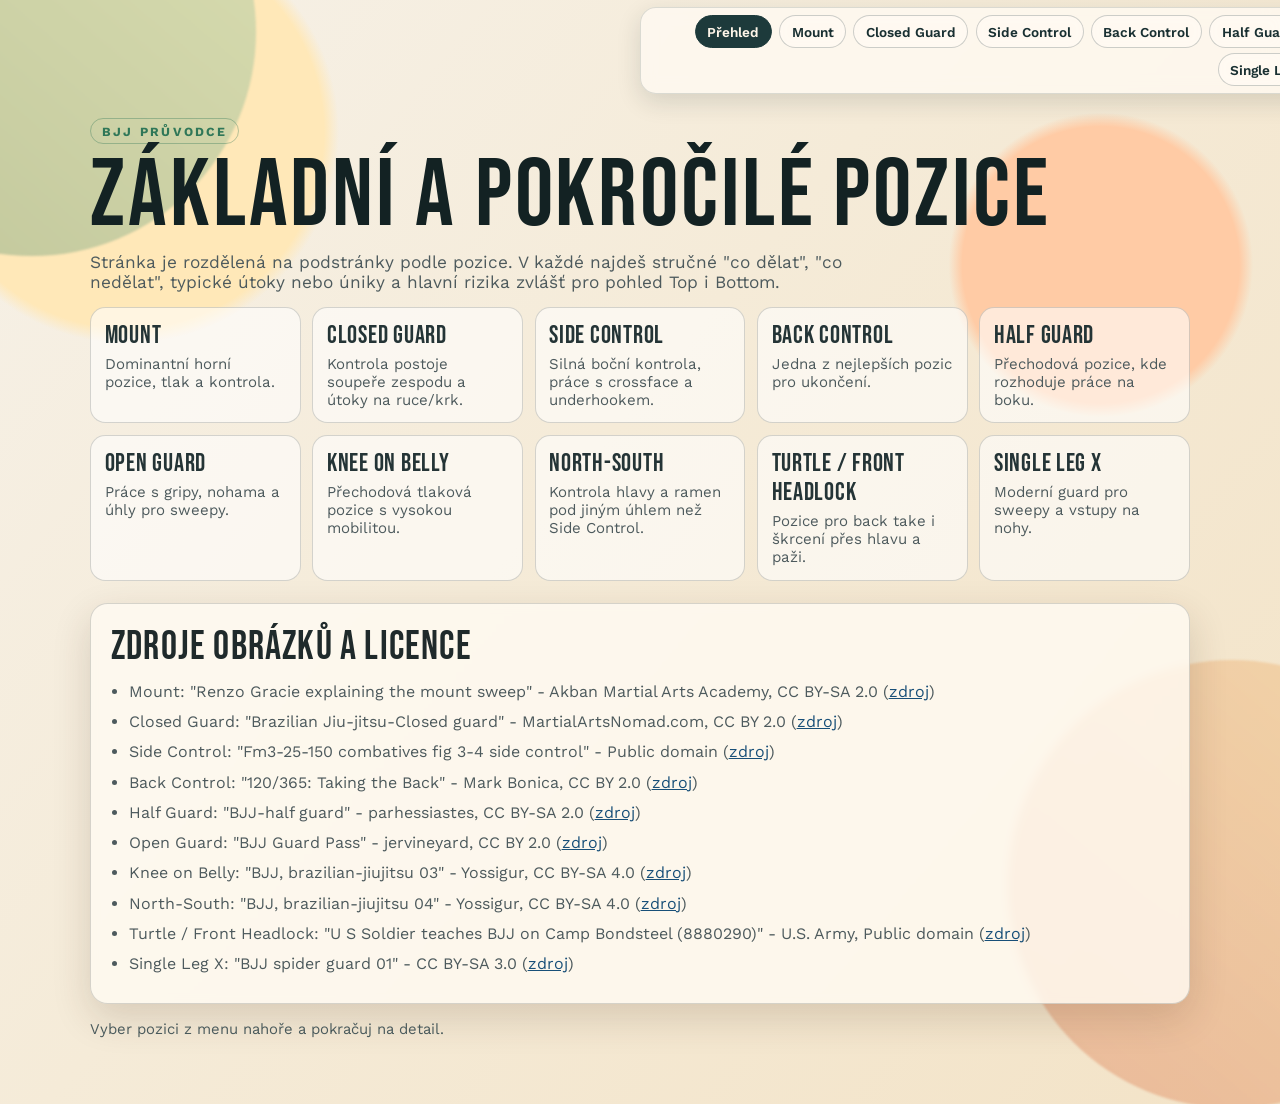
<file: index.html>
<!doctype html>
<html lang="cs">
  <head>
    <meta charset="UTF-8" />
    <meta name="viewport" content="width=device-width, initial-scale=1.0" />
    <title>BJJ průvodce - Přehled pozic</title>
    <meta
      name="description"
      content="Přehled základních i pokročilých BJJ pozic: Mount, Closed Guard, Side Control, Back Control, Half Guard, Open Guard, Knee on Belly, North-South, Turtle/Front Headlock a Single Leg X."
    />

    <link rel="preconnect" href="https://fonts.googleapis.com" />
    <link rel="preconnect" href="https://fonts.gstatic.com" crossorigin />
    <link
      href="https://fonts.googleapis.com/css2?family=Bebas+Neue&family=Work+Sans:wght@400;500;700&display=swap"
      rel="stylesheet"
    />
    <link rel="stylesheet" href="styles.css" />
  </head>
  <body>
    <div class="bg-shape bg-shape-left" aria-hidden="true"></div>
    <div class="bg-shape bg-shape-right" aria-hidden="true"></div>

    <nav class="top-nav reveal reveal-0" aria-label="Plovoucí menu">
      <a class="active" href="index.html">Přehled</a>
      <a href="mount.html">Mount</a>
      <a href="closed-guard.html">Closed Guard</a>
      <a href="side-control.html">Side Control</a>
      <a href="back-control.html">Back Control</a>
      <a href="half-guard.html">Half Guard</a>
      <a href="open-guard.html">Open Guard</a>
      <a href="knee-on-belly.html">Knee on Belly</a>
      <a href="north-south.html">North-South</a>
      <a href="turtle-front-headlock.html">Turtle / Front Headlock</a>
      <a href="single-leg-x.html">Single Leg X</a>
    </nav>

    <header class="hero reveal reveal-1">
      <p class="kicker">BJJ PRŮVODCE</p>
      <h1>Základní a Pokročilé Pozice</h1>
      <p class="lead">
        Stránka je rozdělená na podstránky podle pozice. V každé najdeš stručné
        "co dělat", "co nedělat", typické útoky nebo úniky a hlavní rizika
        zvlášť pro pohled Top i Bottom.
      </p>

      <div class="position-links">
        <a class="position-link" href="mount.html">
          <h3>Mount</h3>
          <p>Dominantní horní pozice, tlak a kontrola.</p>
        </a>
        <a class="position-link" href="closed-guard.html">
          <h3>Closed Guard</h3>
          <p>Kontrola postoje soupeře zespodu a útoky na ruce/krk.</p>
        </a>
        <a class="position-link" href="side-control.html">
          <h3>Side Control</h3>
          <p>Silná boční kontrola, práce s crossface a underhookem.</p>
        </a>
        <a class="position-link" href="back-control.html">
          <h3>Back Control</h3>
          <p>Jedna z nejlepších pozic pro ukončení.</p>
        </a>
        <a class="position-link" href="half-guard.html">
          <h3>Half Guard</h3>
          <p>Přechodová pozice, kde rozhoduje práce na boku.</p>
        </a>
        <a class="position-link" href="open-guard.html">
          <h3>Open Guard</h3>
          <p>Práce s gripy, nohama a úhly pro sweepy.</p>
        </a>
        <a class="position-link" href="knee-on-belly.html">
          <h3>Knee on Belly</h3>
          <p>Přechodová tlaková pozice s vysokou mobilitou.</p>
        </a>
        <a class="position-link" href="north-south.html">
          <h3>North-South</h3>
          <p>Kontrola hlavy a ramen pod jiným úhlem než Side Control.</p>
        </a>
        <a class="position-link" href="turtle-front-headlock.html">
          <h3>Turtle / Front Headlock</h3>
          <p>Pozice pro back take i škrcení přes hlavu a paži.</p>
        </a>
        <a class="position-link" href="single-leg-x.html">
          <h3>Single Leg X</h3>
          <p>Moderní guard pro sweepy a vstupy na nohy.</p>
        </a>
      </div>
    </header>

    <main class="layout">
      <section class="panel col-12 reveal reveal-2" aria-labelledby="sources-title">
        <h2 id="sources-title">Zdroje obrázků a licence</h2>
        <ul class="source-list">
          <li>
            Mount: "Renzo Gracie explaining the mount sweep" - Akban Martial Arts Academy, CC BY-SA 2.0
            (<a href="https://upload.wikimedia.org/wikipedia/commons/3/3d/Renzo_Gracie_explaining_the_mount_sweep.jpg" target="_blank" rel="noopener noreferrer">zdroj</a>)
          </li>
          <li>
            Closed Guard: "Brazilian Jiu-jitsu-Closed guard" - MartialArtsNomad.com, CC BY 2.0
            (<a href="https://upload.wikimedia.org/wikipedia/commons/c/c8/Brazilian_Jiu-jitsu-Closed_guard.jpg" target="_blank" rel="noopener noreferrer">zdroj</a>)
          </li>
          <li>
            Side Control: "Fm3-25-150 combatives fig 3-4 side control" - Public domain
            (<a href="https://upload.wikimedia.org/wikipedia/commons/b/bb/Fm3-25-150combativesfig3-4sidecontrol.png" target="_blank" rel="noopener noreferrer">zdroj</a>)
          </li>
          <li>
            Back Control: "120/365: Taking the Back" - Mark Bonica, CC BY 2.0
            (<a href="https://www.flickr.com/photos/23119666@N03/4565556770" target="_blank" rel="noopener noreferrer">zdroj</a>)
          </li>
          <li>
            Half Guard: "BJJ-half guard" - parhessiastes, CC BY-SA 2.0
            (<a href="https://upload.wikimedia.org/wikipedia/commons/3/34/BJJ-half_guard.jpg" target="_blank" rel="noopener noreferrer">zdroj</a>)
          </li>
          <li>
            Open Guard: "BJJ Guard Pass" - jervineyard, CC BY 2.0
            (<a href="https://www.flickr.com/photos/78985789@N05/12700407274" target="_blank" rel="noopener noreferrer">zdroj</a>)
          </li>
          <li>
            Knee on Belly: "BJJ, brazilian-jiujitsu 03" - Yossigur, CC BY-SA 4.0
            (<a href="https://upload.wikimedia.org/wikipedia/commons/f/fe/BJJ%2C_brazilian-jiujitsu_03.jpg" target="_blank" rel="noopener noreferrer">zdroj</a>)
          </li>
          <li>
            North-South: "BJJ, brazilian-jiujitsu 04" - Yossigur, CC BY-SA 4.0
            (<a href="https://upload.wikimedia.org/wikipedia/commons/3/39/BJJ%2C_brazilian-jiujitsu_04.jpg" target="_blank" rel="noopener noreferrer">zdroj</a>)
          </li>
          <li>
            Turtle / Front Headlock: "U S Soldier teaches BJJ on Camp Bondsteel (8880290)" - U.S. Army, Public domain
            (<a href="https://upload.wikimedia.org/wikipedia/commons/3/31/U_S_Soldier_teaches_BJJ_on_Camp_Bondsteel_%288880290%29.jpg" target="_blank" rel="noopener noreferrer">zdroj</a>)
          </li>
          <li>
            Single Leg X: "BJJ spider guard 01" - CC BY-SA 3.0
            (<a href="https://upload.wikimedia.org/wikipedia/commons/0/01/BJJ_spider_guard_01.jpg" target="_blank" rel="noopener noreferrer">zdroj</a>)
          </li>
        </ul>
      </section>
    </main>

    <footer class="reveal reveal-3">
      <p>Vyber pozici z menu nahoře a pokračuj na detail.</p>
    </footer>
  </body>
</html>
</file>
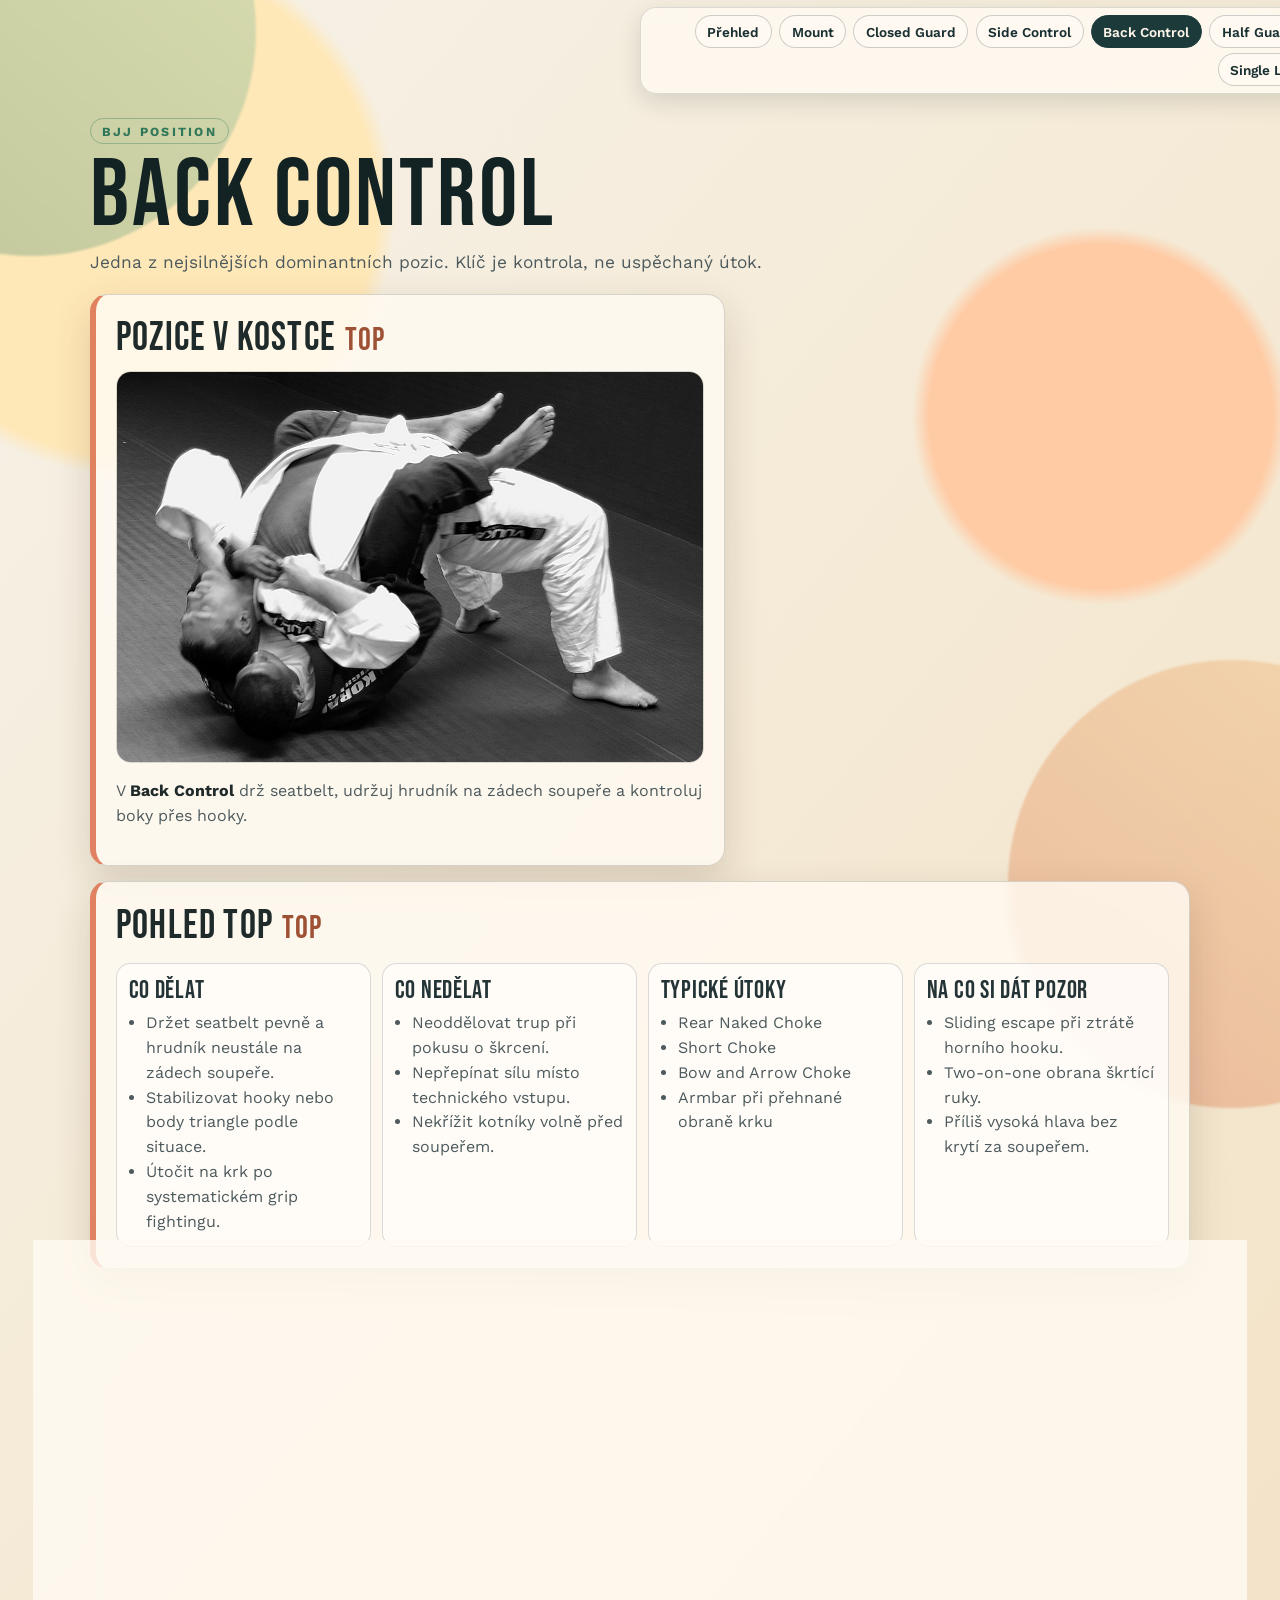
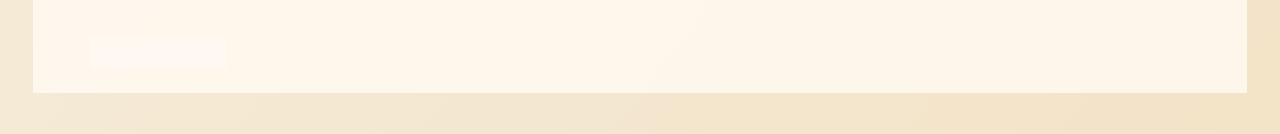
<file: back-control.html>
<!doctype html>
<html lang="cs">
  <head>
    <meta charset="UTF-8" />
    <meta name="viewport" content="width=device-width, initial-scale=1.0" />
    <title>BJJ průvodce - Back Control</title>
    <meta name="description" content="Back Control: seatbelt, hooky a ukončení přes škrcení." />
    <link rel="preconnect" href="https://fonts.googleapis.com" />
    <link rel="preconnect" href="https://fonts.gstatic.com" crossorigin />
    <link href="https://fonts.googleapis.com/css2?family=Bebas+Neue&family=Work+Sans:wght@400;500;700&display=swap" rel="stylesheet" />
    <link rel="stylesheet" href="styles.css" />
  </head>
  <body>
    <div class="bg-shape bg-shape-left" aria-hidden="true"></div>
    <div class="bg-shape bg-shape-right" aria-hidden="true"></div>

    <nav class="top-nav reveal reveal-0" aria-label="Plovoucí menu">
      <a href="index.html">Přehled</a>
      <a href="mount.html">Mount</a>
      <a href="closed-guard.html">Closed Guard</a>
      <a href="side-control.html">Side Control</a>
      <a class="active" href="back-control.html">Back Control</a>
      <a href="half-guard.html">Half Guard</a>
      <a href="open-guard.html">Open Guard</a>
      <a href="knee-on-belly.html">Knee on Belly</a>
      <a href="north-south.html">North-South</a>
      <a href="turtle-front-headlock.html">Turtle / Front Headlock</a>
      <a href="single-leg-x.html">Single Leg X</a>
    </nav>

    <header class="hero reveal reveal-1">
      <p class="kicker">BJJ POSITION</p>
      <h1>Back Control</h1>
      <p class="lead">Jedna z nejsilnějších dominantních pozic. Klíč je kontrola, ne uspěchaný útok.</p>
    </header>

    <main class="layout">
      <section class="panel col-7 mount-block reveal reveal-2" aria-labelledby="overview">
        <h2 id="overview">Pozice v kostce</h2>
        <figure class="position-figure">
          <img src="assets/photos/120_365_Taking_the_Back.jpg" alt="Tréninková fotografie Back Control" loading="lazy" decoding="async" />
        </figure>
        <p>V <strong>Back Control</strong> drž seatbelt, udržuj hrudník na zádech soupeře a kontroluj boky přes hooky.</p>
      </section>

      <section class="panel col-12 mount-block reveal reveal-3" aria-labelledby="top-view">
        <h2 id="top-view">Pohled Top</h2>
        <div class="detail-grid">
          <article class="detail-card">
            <h3>Co dělat</h3>
            <ul>
              <li>Držet seatbelt pevně a hrudník neustále na zádech soupeře.</li>
              <li>Stabilizovat hooky nebo body triangle podle situace.</li>
              <li>Útočit na krk po systematickém grip fightingu.</li>
            </ul>
          </article>
          <article class="detail-card">
            <h3>Co nedělat</h3>
            <ul>
              <li>Neoddělovat trup při pokusu o škrcení.</li>
              <li>Nepřepínat sílu místo technického vstupu.</li>
              <li>Nekřížit kotníky volně před soupeřem.</li>
            </ul>
          </article>
          <article class="detail-card">
            <h3>Typické útoky</h3>
            <ul>
              <li>Rear Naked Choke</li>
              <li>Short Choke</li>
              <li>Bow and Arrow Choke</li>
              <li>Armbar při přehnané obraně krku</li>
            </ul>
          </article>
          <article class="detail-card">
            <h3>Na co si dát pozor</h3>
            <ul>
              <li>Sliding escape při ztrátě horního hooku.</li>
              <li>Two-on-one obrana škrtící ruky.</li>
              <li>Příliš vysoká hlava bez krytí za soupeřem.</li>
            </ul>
          </article>
        </div>
      </section>

      <section class="panel col-12 guard-block reveal reveal-4" aria-labelledby="bottom-view">
        <h2 id="bottom-view">Pohled Bottom</h2>
        <div class="detail-grid">
          <article class="detail-card">
            <h3>Co dělat</h3>
            <ul>
              <li>Chránit krk, bojovat o horní zápěstí soupeře.</li>
              <li>Odstraňovat hook na jedné straně a otáčet ramena k podlaze.</li>
              <li>Při prostoru přecházet do guardu nebo half guardu.</li>
            </ul>
          </article>
          <article class="detail-card">
            <h3>Co nedělat</h3>
            <ul>
              <li>Nepanikařit a neodkrývat krk při nádechu.</li>
              <li>Nechat soupeře zavřít body triangle bez reakce.</li>
              <li>Neotáčet se naslepo do škrtící ruky.</li>
            </ul>
          </article>
          <article class="detail-card">
            <h3>Typické úniky</h3>
            <ul>
              <li>Hand Fighting + Shoulder Slide Escape</li>
              <li>Hook Peel Escape</li>
              <li>Turn-to-Guard escape</li>
            </ul>
          </article>
          <article class="detail-card">
            <h3>Na co si dát pozor</h3>
            <ul>
              <li>Body triangle tlak na žebra a dech.</li>
              <li>Trap jedné ruky při obraně krku.</li>
              <li>Pomalé reakce při změně strany útoku.</li>
            </ul>
          </article>
        </div>
      </section>
    </main>

    <footer class="reveal reveal-6"><p><a href="index.html">Zpět na přehled</a></p></footer>
  </body>
</html>
</file>
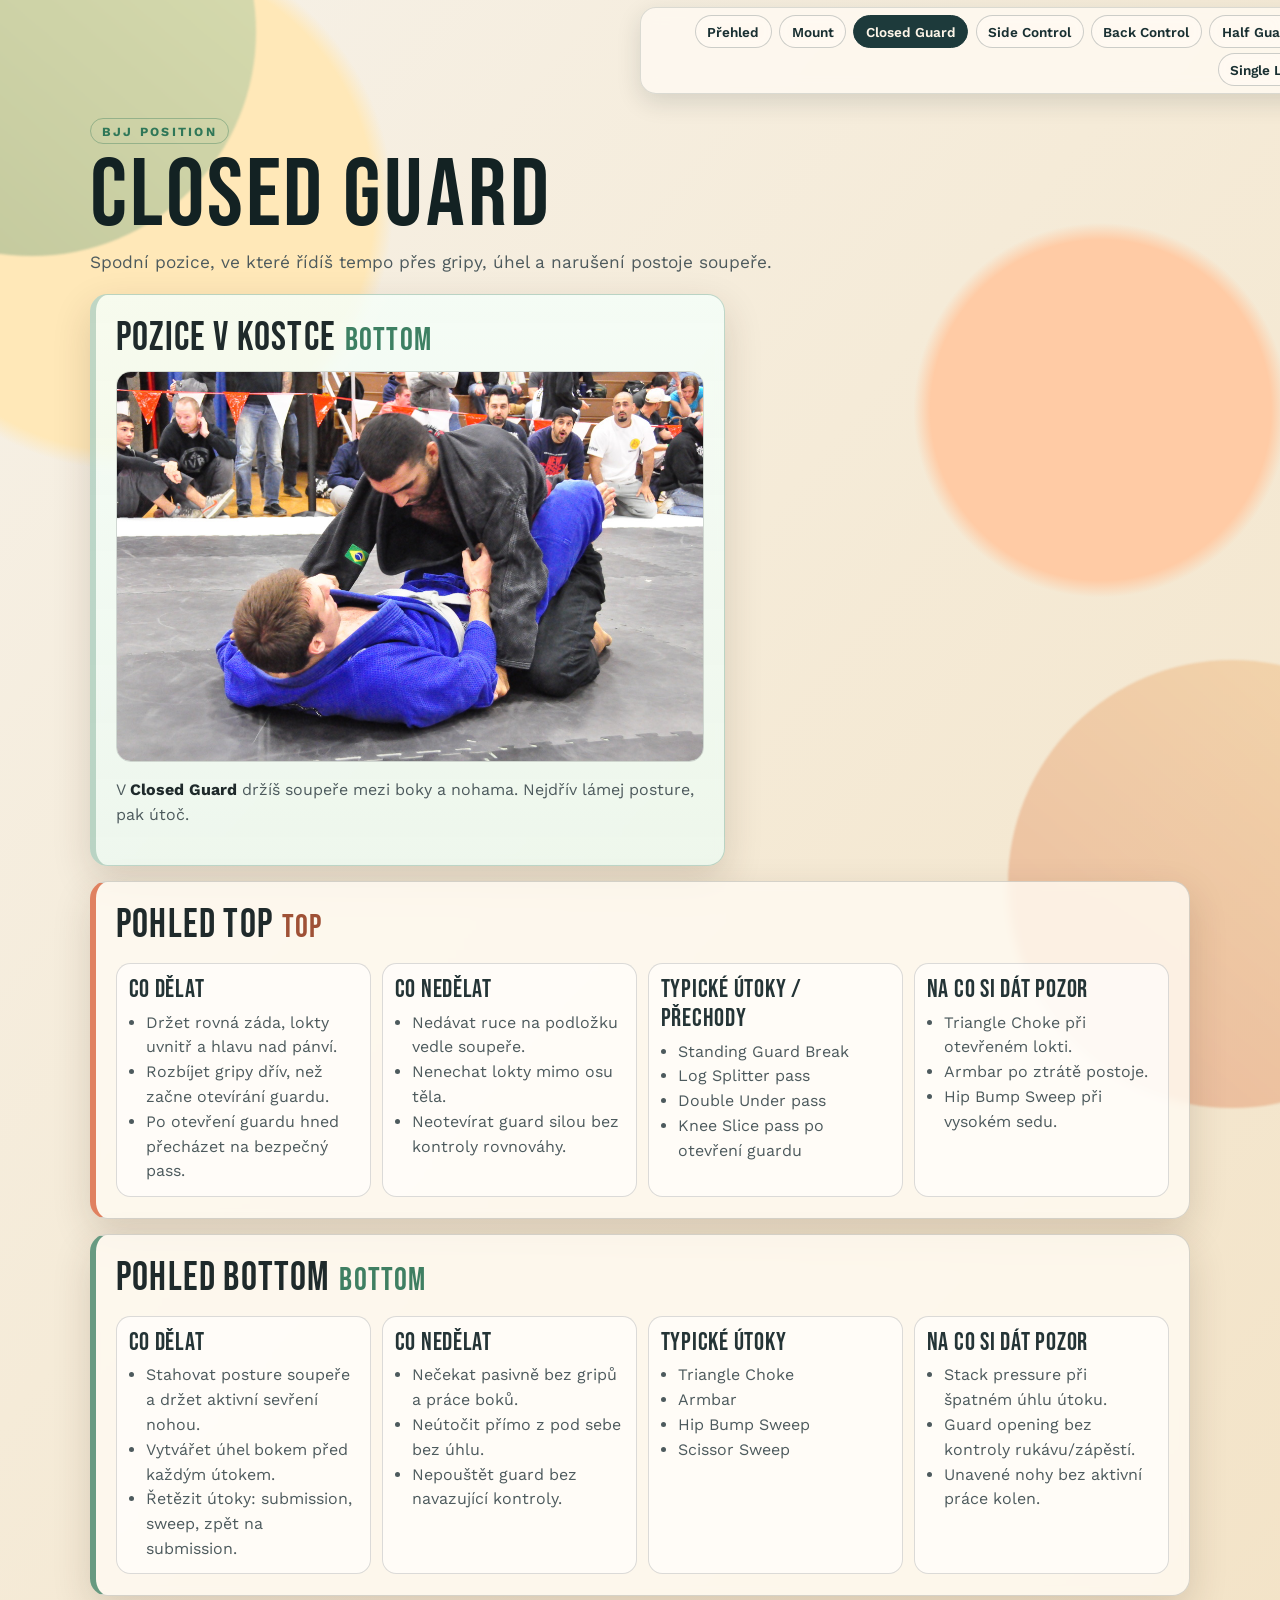
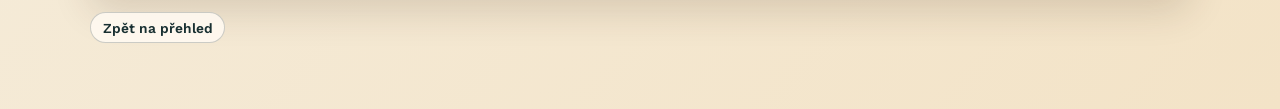
<file: closed-guard.html>
<!doctype html>
<html lang="cs">
  <head>
    <meta charset="UTF-8" />
    <meta name="viewport" content="width=device-width, initial-scale=1.0" />
    <title>BJJ průvodce - Closed Guard</title>
    <meta name="description" content="Closed Guard: kontrola postoje, sweepy a submission útoky." />
    <link rel="preconnect" href="https://fonts.googleapis.com" />
    <link rel="preconnect" href="https://fonts.gstatic.com" crossorigin />
    <link href="https://fonts.googleapis.com/css2?family=Bebas+Neue&family=Work+Sans:wght@400;500;700&display=swap" rel="stylesheet" />
    <link rel="stylesheet" href="styles.css" />
  </head>
  <body>
    <div class="bg-shape bg-shape-left" aria-hidden="true"></div>
    <div class="bg-shape bg-shape-right" aria-hidden="true"></div>

    <nav class="top-nav reveal reveal-0" aria-label="Plovoucí menu">
      <a href="index.html">Přehled</a>
      <a href="mount.html">Mount</a>
      <a class="active" href="closed-guard.html">Closed Guard</a>
      <a href="side-control.html">Side Control</a>
      <a href="back-control.html">Back Control</a>
      <a href="half-guard.html">Half Guard</a>
      <a href="open-guard.html">Open Guard</a>
      <a href="knee-on-belly.html">Knee on Belly</a>
      <a href="north-south.html">North-South</a>
      <a href="turtle-front-headlock.html">Turtle / Front Headlock</a>
      <a href="single-leg-x.html">Single Leg X</a>
    </nav>

    <header class="hero reveal reveal-1">
      <p class="kicker">BJJ POSITION</p>
      <h1>Closed Guard</h1>
      <p class="lead">Spodní pozice, ve které řídíš tempo přes gripy, úhel a narušení postoje soupeře.</p>
    </header>

    <main class="layout">
      <section class="panel panel-guard col-7 guard-block reveal reveal-2" aria-labelledby="overview">
        <h2 id="overview">Pozice v kostce</h2>
        <figure class="position-figure">
          <img src="assets/photos/Brazilian_Jiu-jitsu-Closed_guard.jpg" alt="Tréninková fotografie pozice Closed Guard" loading="lazy" decoding="async" />
        </figure>
        <p>V <strong>Closed Guard</strong> držíš soupeře mezi boky a nohama. Nejdřív lámej posture, pak útoč.</p>
      </section>

      <section class="panel col-12 mount-block reveal reveal-3" aria-labelledby="top-view">
        <h2 id="top-view">Pohled Top</h2>
        <div class="detail-grid">
          <article class="detail-card">
            <h3>Co dělat</h3>
            <ul>
              <li>Držet rovná záda, lokty uvnitř a hlavu nad pánví.</li>
              <li>Rozbíjet gripy dřív, než začne otevírání guardu.</li>
              <li>Po otevření guardu hned přecházet na bezpečný pass.</li>
            </ul>
          </article>
          <article class="detail-card">
            <h3>Co nedělat</h3>
            <ul>
              <li>Nedávat ruce na podložku vedle soupeře.</li>
              <li>Nenechat lokty mimo osu těla.</li>
              <li>Neotevírat guard silou bez kontroly rovnováhy.</li>
            </ul>
          </article>
          <article class="detail-card">
            <h3>Typické útoky / přechody</h3>
            <ul>
              <li>Standing Guard Break</li>
              <li>Log Splitter pass</li>
              <li>Double Under pass</li>
              <li>Knee Slice pass po otevření guardu</li>
            </ul>
          </article>
          <article class="detail-card">
            <h3>Na co si dát pozor</h3>
            <ul>
              <li>Triangle Choke při otevřeném lokti.</li>
              <li>Armbar po ztrátě postoje.</li>
              <li>Hip Bump Sweep při vysokém sedu.</li>
            </ul>
          </article>
        </div>
      </section>

      <section class="panel col-12 guard-block reveal reveal-4" aria-labelledby="bottom-view">
        <h2 id="bottom-view">Pohled Bottom</h2>
        <div class="detail-grid">
          <article class="detail-card">
            <h3>Co dělat</h3>
            <ul>
              <li>Stahovat posture soupeře a držet aktivní sevření nohou.</li>
              <li>Vytvářet úhel bokem před každým útokem.</li>
              <li>Řetězit útoky: submission, sweep, zpět na submission.</li>
            </ul>
          </article>
          <article class="detail-card">
            <h3>Co nedělat</h3>
            <ul>
              <li>Nečekat pasivně bez gripů a práce boků.</li>
              <li>Neútočit přímo z pod sebe bez úhlu.</li>
              <li>Nepouštět guard bez navazující kontroly.</li>
            </ul>
          </article>
          <article class="detail-card">
            <h3>Typické útoky</h3>
            <ul>
              <li>Triangle Choke</li>
              <li>Armbar</li>
              <li>Hip Bump Sweep</li>
              <li>Scissor Sweep</li>
            </ul>
          </article>
          <article class="detail-card">
            <h3>Na co si dát pozor</h3>
            <ul>
              <li>Stack pressure při špatném úhlu útoku.</li>
              <li>Guard opening bez kontroly rukávu/zápěstí.</li>
              <li>Unavené nohy bez aktivní práce kolen.</li>
            </ul>
          </article>
        </div>
      </section>
    </main>

    <footer class="reveal reveal-6"><p><a href="index.html">Zpět na přehled</a></p></footer>
  </body>
</html>
</file>
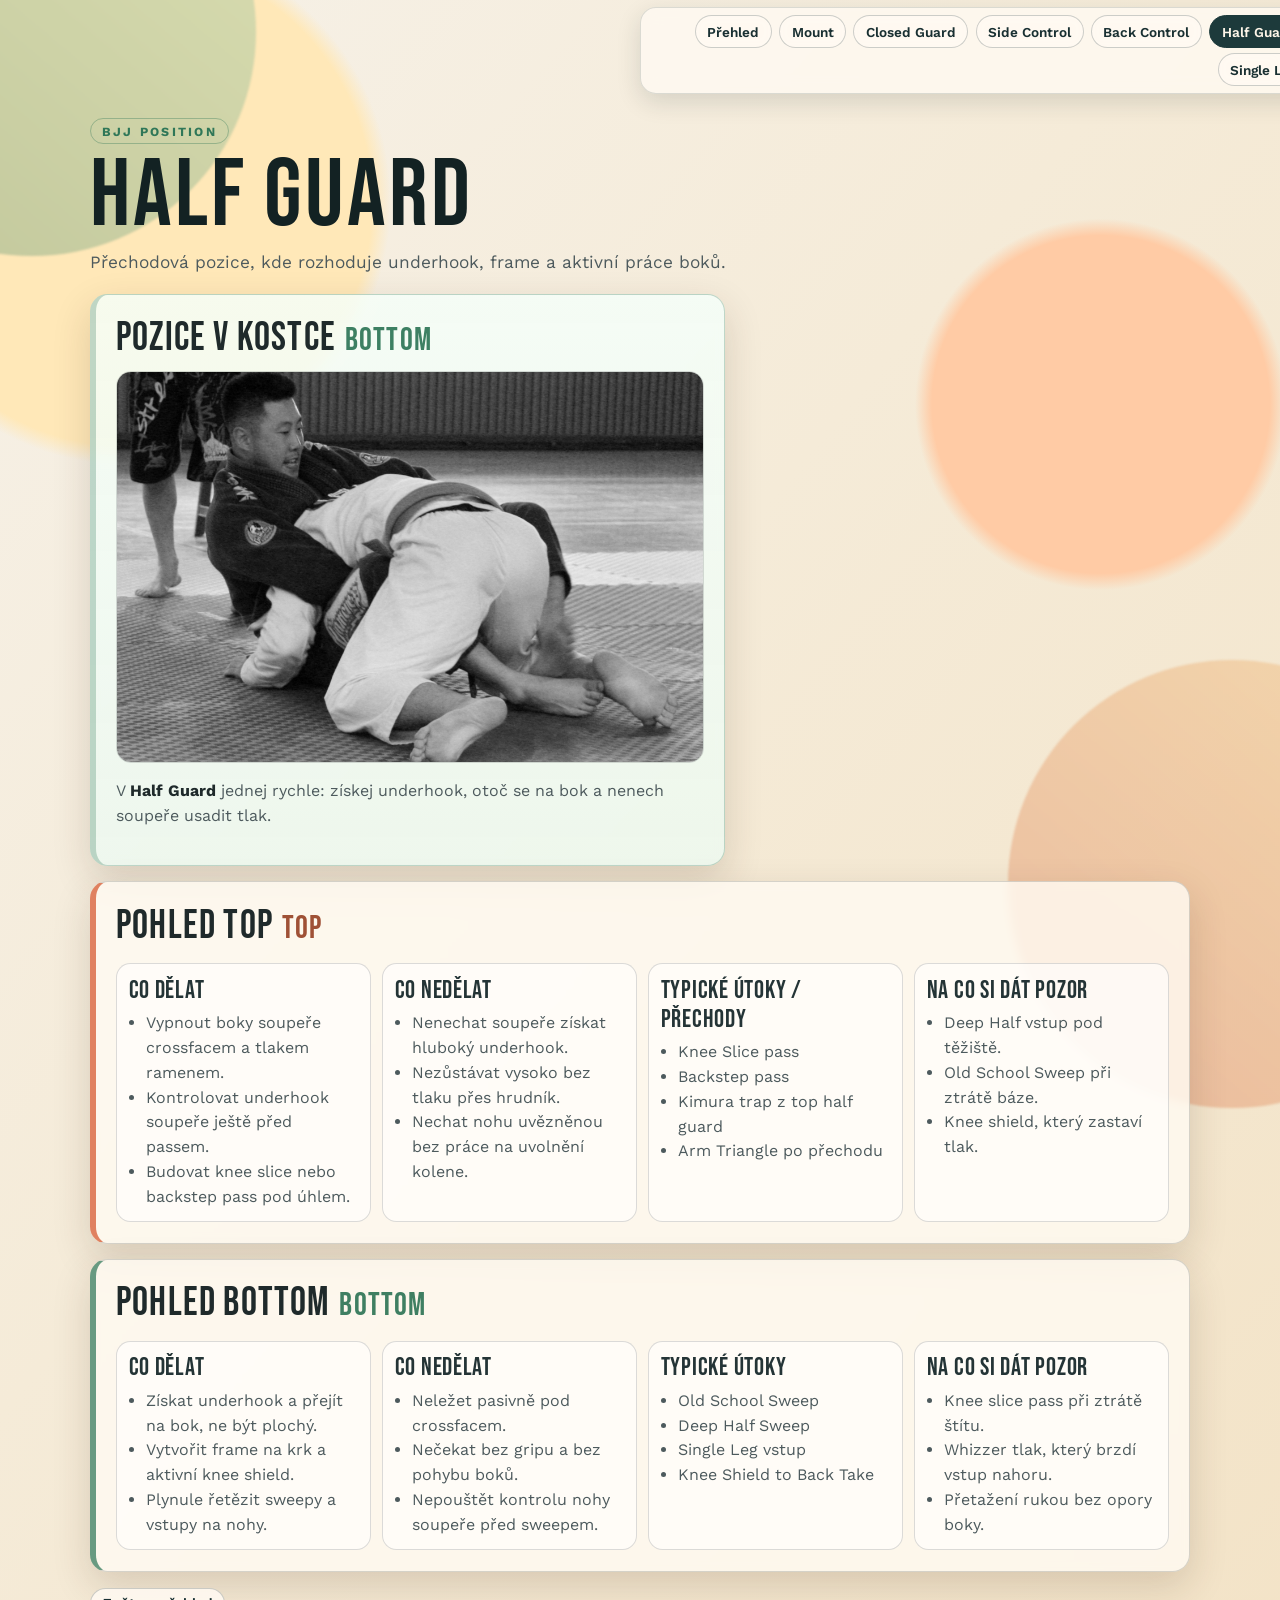
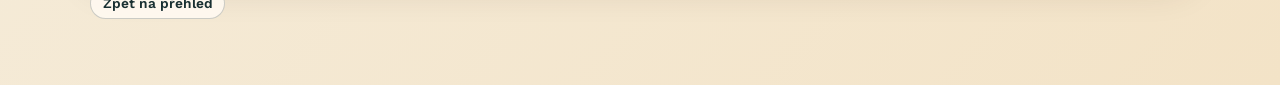
<file: half-guard.html>
<!doctype html>
<html lang="cs">
  <head>
    <meta charset="UTF-8" />
    <meta name="viewport" content="width=device-width, initial-scale=1.0" />
    <title>BJJ průvodce - Half Guard</title>
    <meta name="description" content="Half Guard: underhook, práce na boku a sweepy." />
    <link rel="preconnect" href="https://fonts.googleapis.com" />
    <link rel="preconnect" href="https://fonts.gstatic.com" crossorigin />
    <link href="https://fonts.googleapis.com/css2?family=Bebas+Neue&family=Work+Sans:wght@400;500;700&display=swap" rel="stylesheet" />
    <link rel="stylesheet" href="styles.css" />
  </head>
  <body>
    <div class="bg-shape bg-shape-left" aria-hidden="true"></div>
    <div class="bg-shape bg-shape-right" aria-hidden="true"></div>

    <nav class="top-nav reveal reveal-0" aria-label="Plovoucí menu">
      <a href="index.html">Přehled</a>
      <a href="mount.html">Mount</a>
      <a href="closed-guard.html">Closed Guard</a>
      <a href="side-control.html">Side Control</a>
      <a href="back-control.html">Back Control</a>
      <a class="active" href="half-guard.html">Half Guard</a>
      <a href="open-guard.html">Open Guard</a>
      <a href="knee-on-belly.html">Knee on Belly</a>
      <a href="north-south.html">North-South</a>
      <a href="turtle-front-headlock.html">Turtle / Front Headlock</a>
      <a href="single-leg-x.html">Single Leg X</a>
    </nav>

    <header class="hero reveal reveal-1">
      <p class="kicker">BJJ POSITION</p>
      <h1>Half Guard</h1>
      <p class="lead">Přechodová pozice, kde rozhoduje underhook, frame a aktivní práce boků.</p>
    </header>

    <main class="layout">
      <section class="panel panel-guard col-7 guard-block reveal reveal-2" aria-labelledby="overview">
        <h2 id="overview">Pozice v kostce</h2>
        <figure class="position-figure">
          <img src="assets/photos/BJJ-half_guard.jpg" alt="Tréninková fotografie Half Guard" loading="lazy" decoding="async" />
        </figure>
        <p>V <strong>Half Guard</strong> jednej rychle: získej underhook, otoč se na bok a nenech soupeře usadit tlak.</p>
      </section>

      <section class="panel col-12 mount-block reveal reveal-3" aria-labelledby="top-view">
        <h2 id="top-view">Pohled Top</h2>
        <div class="detail-grid">
          <article class="detail-card">
            <h3>Co dělat</h3>
            <ul>
              <li>Vypnout boky soupeře crossfacem a tlakem ramenem.</li>
              <li>Kontrolovat underhook soupeře ještě před passem.</li>
              <li>Budovat knee slice nebo backstep pass pod úhlem.</li>
            </ul>
          </article>
          <article class="detail-card">
            <h3>Co nedělat</h3>
            <ul>
              <li>Nenechat soupeře získat hluboký underhook.</li>
              <li>Nezůstávat vysoko bez tlaku přes hrudník.</li>
              <li>Nechat nohu uvězněnou bez práce na uvolnění kolene.</li>
            </ul>
          </article>
          <article class="detail-card">
            <h3>Typické útoky / přechody</h3>
            <ul>
              <li>Knee Slice pass</li>
              <li>Backstep pass</li>
              <li>Kimura trap z top half guard</li>
              <li>Arm Triangle po přechodu</li>
            </ul>
          </article>
          <article class="detail-card">
            <h3>Na co si dát pozor</h3>
            <ul>
              <li>Deep Half vstup pod těžiště.</li>
              <li>Old School Sweep při ztrátě báze.</li>
              <li>Knee shield, který zastaví tlak.</li>
            </ul>
          </article>
        </div>
      </section>

      <section class="panel col-12 guard-block reveal reveal-4" aria-labelledby="bottom-view">
        <h2 id="bottom-view">Pohled Bottom</h2>
        <div class="detail-grid">
          <article class="detail-card">
            <h3>Co dělat</h3>
            <ul>
              <li>Získat underhook a přejít na bok, ne být plochý.</li>
              <li>Vytvořit frame na krk a aktivní knee shield.</li>
              <li>Plynule řetězit sweepy a vstupy na nohy.</li>
            </ul>
          </article>
          <article class="detail-card">
            <h3>Co nedělat</h3>
            <ul>
              <li>Neležet pasivně pod crossfacem.</li>
              <li>Nečekat bez gripu a bez pohybu boků.</li>
              <li>Nepouštět kontrolu nohy soupeře před sweepem.</li>
            </ul>
          </article>
          <article class="detail-card">
            <h3>Typické útoky</h3>
            <ul>
              <li>Old School Sweep</li>
              <li>Deep Half Sweep</li>
              <li>Single Leg vstup</li>
              <li>Knee Shield to Back Take</li>
            </ul>
          </article>
          <article class="detail-card">
            <h3>Na co si dát pozor</h3>
            <ul>
              <li>Knee slice pass při ztrátě štítu.</li>
              <li>Whizzer tlak, který brzdí vstup nahoru.</li>
              <li>Přetažení rukou bez opory boky.</li>
            </ul>
          </article>
        </div>
      </section>
    </main>

    <footer class="reveal reveal-6"><p><a href="index.html">Zpět na přehled</a></p></footer>
  </body>
</html>
</file>
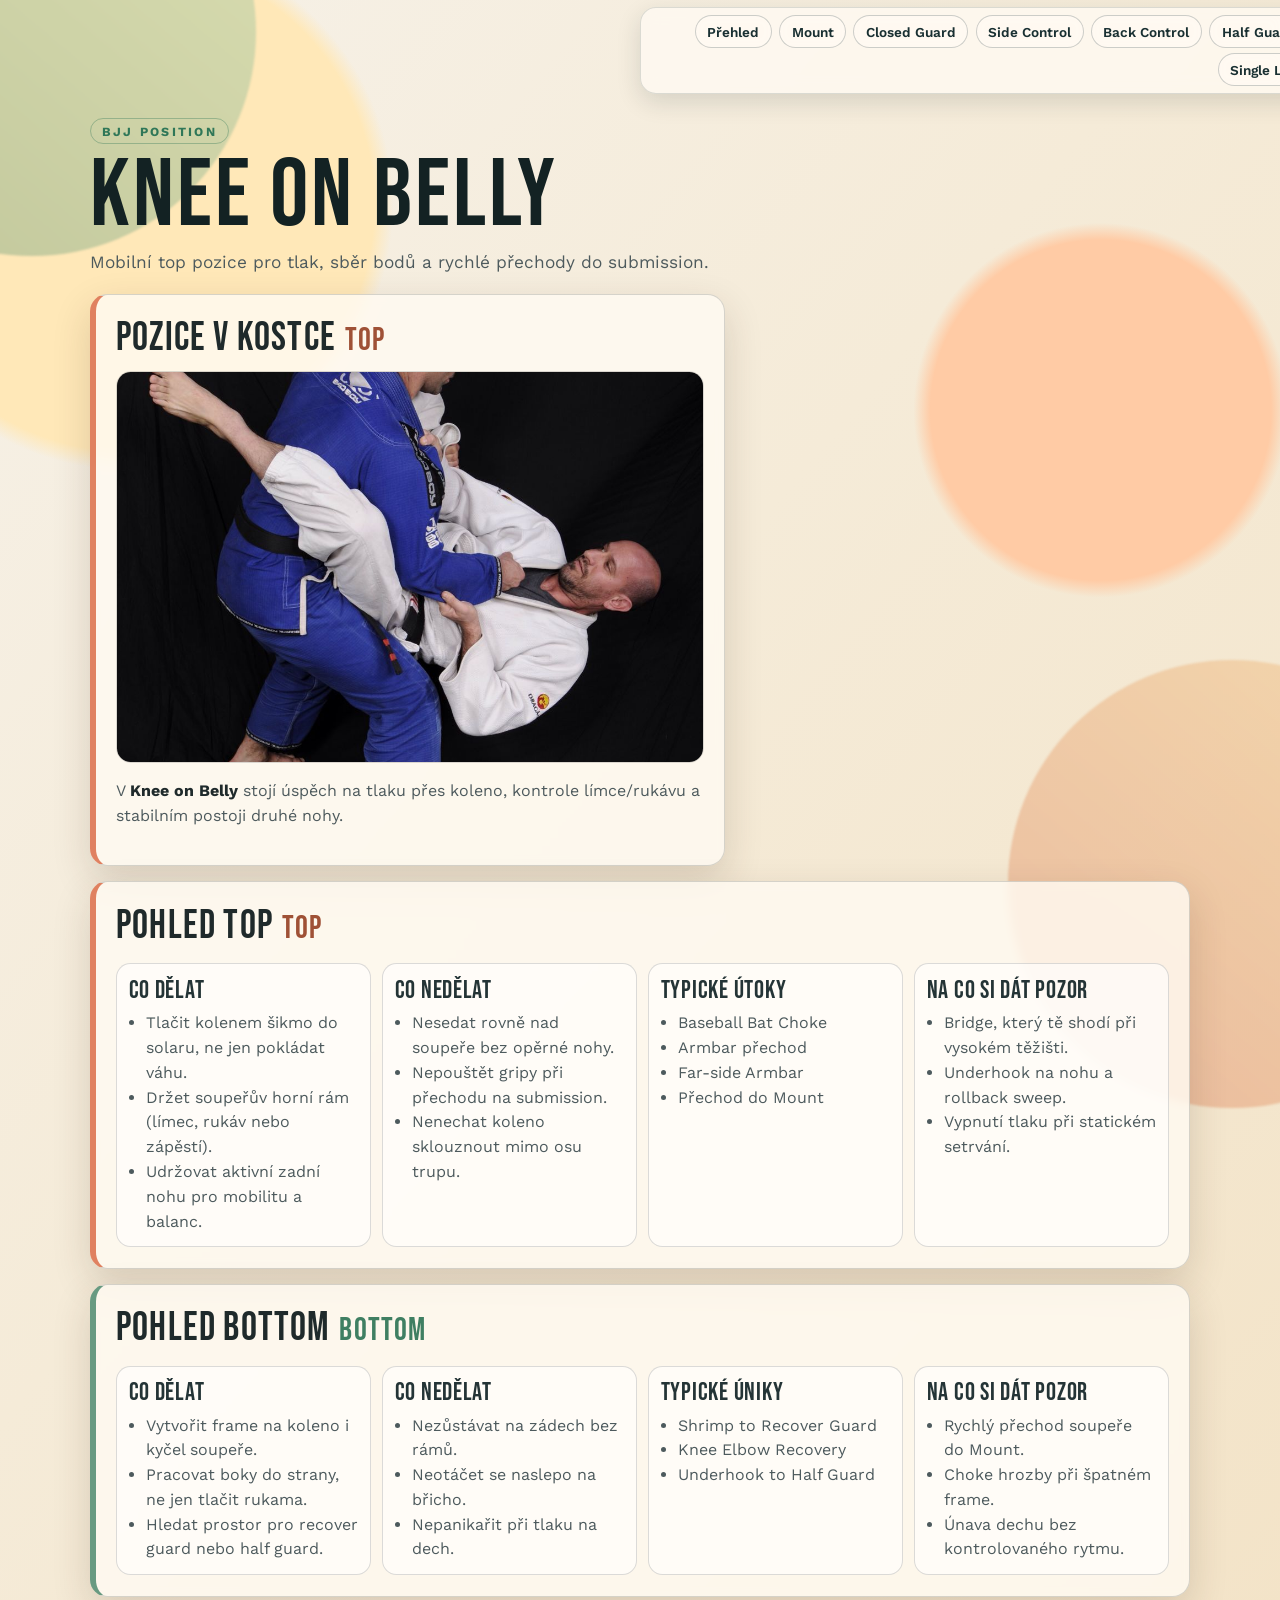
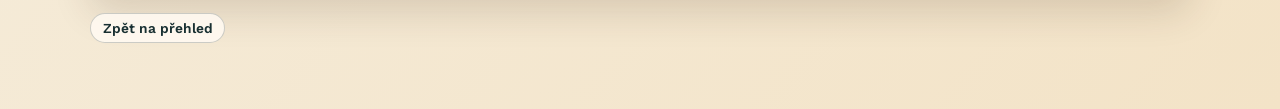
<file: knee-on-belly.html>
<!doctype html>
<html lang="cs">
  <head>
    <meta charset="UTF-8" />
    <meta name="viewport" content="width=device-width, initial-scale=1.0" />
    <title>BJJ průvodce - Knee on Belly</title>
    <meta name="description" content="Knee on Belly: tlaková přechodová pozice, útoky i obranné úniky." />
    <link rel="preconnect" href="https://fonts.googleapis.com" />
    <link rel="preconnect" href="https://fonts.gstatic.com" crossorigin />
    <link href="https://fonts.googleapis.com/css2?family=Bebas+Neue&family=Work+Sans:wght@400;500;700&display=swap" rel="stylesheet" />
    <link rel="stylesheet" href="styles.css" />
  </head>
  <body>
    <div class="bg-shape bg-shape-left" aria-hidden="true"></div>
    <div class="bg-shape bg-shape-right" aria-hidden="true"></div>

    <nav class="top-nav reveal reveal-0" aria-label="Plovoucí menu">
      <a href="index.html">Přehled</a>
      <a href="mount.html">Mount</a>
      <a href="closed-guard.html">Closed Guard</a>
      <a href="side-control.html">Side Control</a>
      <a href="back-control.html">Back Control</a>
      <a href="half-guard.html">Half Guard</a>
      <a href="open-guard.html">Open Guard</a>
      <a class="active" href="knee-on-belly.html">Knee on Belly</a>
      <a href="north-south.html">North-South</a>
      <a href="turtle-front-headlock.html">Turtle / Front Headlock</a>
      <a href="single-leg-x.html">Single Leg X</a>
    </nav>

    <header class="hero reveal reveal-1">
      <p class="kicker">BJJ POSITION</p>
      <h1>Knee on Belly</h1>
      <p class="lead">Mobilní top pozice pro tlak, sběr bodů a rychlé přechody do submission.</p>
    </header>

    <main class="layout">
      <section class="panel col-7 mount-block reveal reveal-2" aria-labelledby="overview">
        <h2 id="overview">Pozice v kostce</h2>
        <figure class="position-figure">
          <img src="assets/photos/advanced-knee-on-belly.jpg" alt="Knee on Belly kontrola v tréninkové situaci" loading="lazy" decoding="async" />
        </figure>
        <p>V <strong>Knee on Belly</strong> stojí úspěch na tlaku přes koleno, kontrole límce/rukávu a stabilním postoji druhé nohy.</p>
      </section>

      <section class="panel col-12 mount-block reveal reveal-3" aria-labelledby="top-view">
        <h2 id="top-view">Pohled Top</h2>
        <div class="detail-grid">
          <article class="detail-card">
            <h3>Co dělat</h3>
            <ul>
              <li>Tlačit kolenem šikmo do solaru, ne jen pokládat váhu.</li>
              <li>Držet soupeřův horní rám (límec, rukáv nebo zápěstí).</li>
              <li>Udržovat aktivní zadní nohu pro mobilitu a balanc.</li>
            </ul>
          </article>
          <article class="detail-card">
            <h3>Co nedělat</h3>
            <ul>
              <li>Nesedat rovně nad soupeře bez opěrné nohy.</li>
              <li>Nepouštět gripy při přechodu na submission.</li>
              <li>Nenechat koleno sklouznout mimo osu trupu.</li>
            </ul>
          </article>
          <article class="detail-card">
            <h3>Typické útoky</h3>
            <ul>
              <li>Baseball Bat Choke</li>
              <li>Armbar přechod</li>
              <li>Far-side Armbar</li>
              <li>Přechod do Mount</li>
            </ul>
          </article>
          <article class="detail-card">
            <h3>Na co si dát pozor</h3>
            <ul>
              <li>Bridge, který tě shodí při vysokém těžišti.</li>
              <li>Underhook na nohu a rollback sweep.</li>
              <li>Vypnutí tlaku při statickém setrvání.</li>
            </ul>
          </article>
        </div>
      </section>

      <section class="panel col-12 guard-block reveal reveal-4" aria-labelledby="bottom-view">
        <h2 id="bottom-view">Pohled Bottom</h2>
        <div class="detail-grid">
          <article class="detail-card">
            <h3>Co dělat</h3>
            <ul>
              <li>Vytvořit frame na koleno i kyčel soupeře.</li>
              <li>Pracovat boky do strany, ne jen tlačit rukama.</li>
              <li>Hledat prostor pro recover guard nebo half guard.</li>
            </ul>
          </article>
          <article class="detail-card">
            <h3>Co nedělat</h3>
            <ul>
              <li>Nezůstávat na zádech bez rámů.</li>
              <li>Neotáčet se naslepo na břicho.</li>
              <li>Nepanikařit při tlaku na dech.</li>
            </ul>
          </article>
          <article class="detail-card">
            <h3>Typické úniky</h3>
            <ul>
              <li>Shrimp to Recover Guard</li>
              <li>Knee Elbow Recovery</li>
              <li>Underhook to Half Guard</li>
            </ul>
          </article>
          <article class="detail-card">
            <h3>Na co si dát pozor</h3>
            <ul>
              <li>Rychlý přechod soupeře do Mount.</li>
              <li>Choke hrozby při špatném frame.</li>
              <li>Únava dechu bez kontrolovaného rytmu.</li>
            </ul>
          </article>
        </div>
      </section>
    </main>

    <footer class="reveal reveal-6"><p><a href="index.html">Zpět na přehled</a></p></footer>
  </body>
</html>
</file>
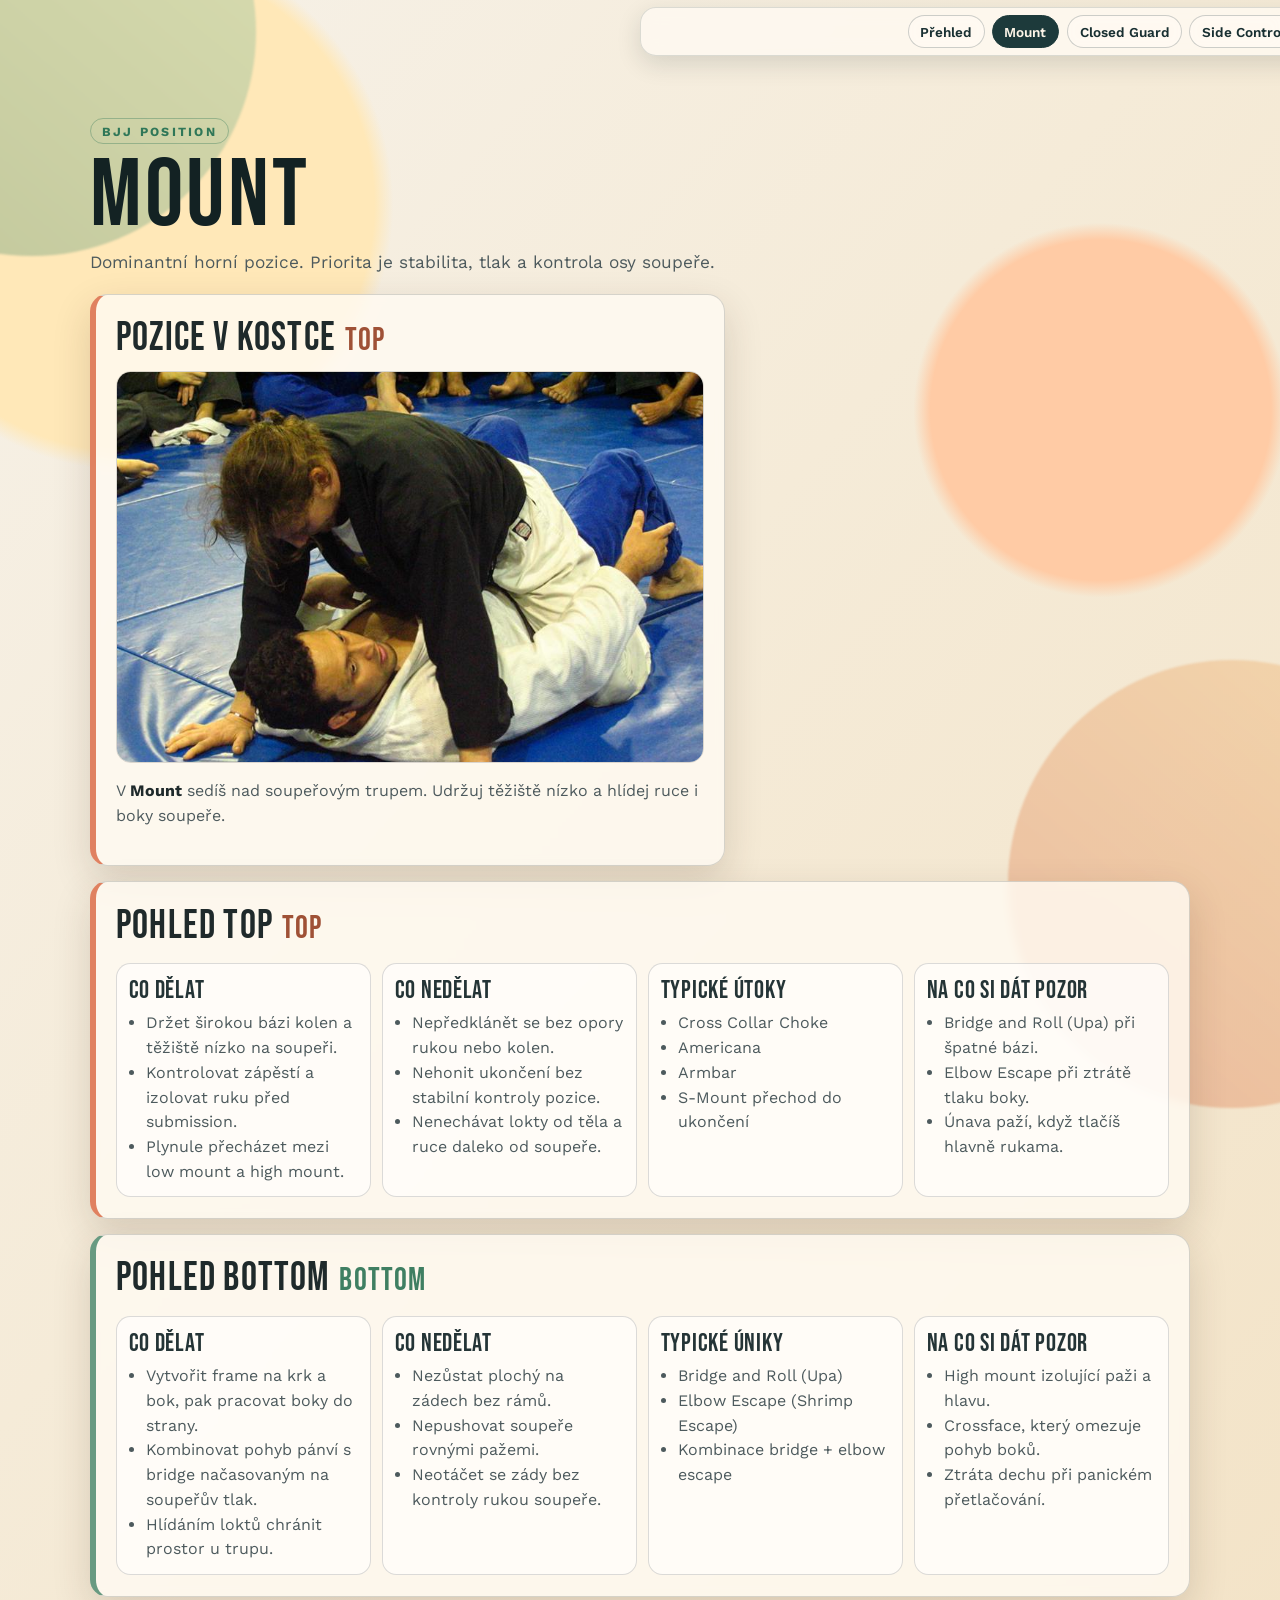
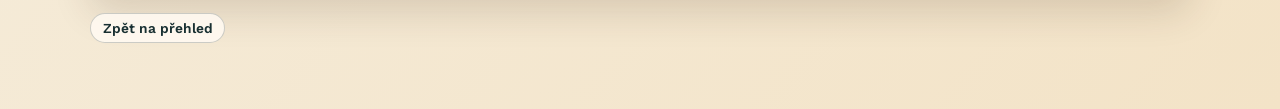
<file: mount.html>
<!doctype html>
<html lang="cs">
  <head>
    <meta charset="UTF-8" />
    <meta name="viewport" content="width=device-width, initial-scale=1.0" />
    <title>BJJ průvodce - Mount</title>
    <meta name="description" content="Mount: co dělat, co nedělat, typické útoky a rizika." />
    <link rel="preconnect" href="https://fonts.googleapis.com" />
    <link rel="preconnect" href="https://fonts.gstatic.com" crossorigin />
    <link href="https://fonts.googleapis.com/css2?family=Bebas+Neue&family=Work+Sans:wght@400;500;700&display=swap" rel="stylesheet" />
    <link rel="stylesheet" href="styles.css" />
  </head>
  <body>
    <div class="bg-shape bg-shape-left" aria-hidden="true"></div>
    <div class="bg-shape bg-shape-right" aria-hidden="true"></div>

    <nav class="top-nav reveal reveal-0" aria-label="Plovoucí menu">
      <a href="index.html">Přehled</a>
      <a class="active" href="mount.html">Mount</a>
      <a href="closed-guard.html">Closed Guard</a>
      <a href="side-control.html">Side Control</a>
      <a href="back-control.html">Back Control</a>
      <a href="half-guard.html">Half Guard</a>
      <a href="open-guard.html">Open Guard</a>
    </nav>

    <header class="hero reveal reveal-1">
      <p class="kicker">BJJ POSITION</p>
      <h1>Mount</h1>
      <p class="lead">Dominantní horní pozice. Priorita je stabilita, tlak a kontrola osy soupeře.</p>
    </header>

    <main class="layout">
      <section class="panel col-7 mount-block reveal reveal-2" aria-labelledby="overview">
        <h2 id="overview">Pozice v kostce</h2>
        <figure class="position-figure">
          <img src="assets/photos/Renzo_Gracie_explaining_the_mount_sweep.jpg" alt="Tréninková fotografie pozice Mount" loading="lazy" decoding="async" />
        </figure>
        <p>V <strong>Mount</strong> sedíš nad soupeřovým trupem. Udržuj těžiště nízko a hlídej ruce i boky soupeře.</p>
      </section>

      <section class="panel col-12 mount-block reveal reveal-3" aria-labelledby="top-view">
        <h2 id="top-view">Pohled Top</h2>
        <div class="detail-grid">
          <article class="detail-card">
            <h3>Co dělat</h3>
            <ul>
              <li>Držet širokou bázi kolen a těžiště nízko na soupeři.</li>
              <li>Kontrolovat zápěstí a izolovat ruku před submission.</li>
              <li>Plynule přecházet mezi low mount a high mount.</li>
            </ul>
          </article>
          <article class="detail-card">
            <h3>Co nedělat</h3>
            <ul>
              <li>Nepředklánět se bez opory rukou nebo kolen.</li>
              <li>Nehonit ukončení bez stabilní kontroly pozice.</li>
              <li>Nenechávat lokty od těla a ruce daleko od soupeře.</li>
            </ul>
          </article>
          <article class="detail-card">
            <h3>Typické útoky</h3>
            <ul>
              <li>Cross Collar Choke</li>
              <li>Americana</li>
              <li>Armbar</li>
              <li>S-Mount přechod do ukončení</li>
            </ul>
          </article>
          <article class="detail-card">
            <h3>Na co si dát pozor</h3>
            <ul>
              <li>Bridge and Roll (Upa) při špatné bázi.</li>
              <li>Elbow Escape při ztrátě tlaku boky.</li>
              <li>Únava paží, když tlačíš hlavně rukama.</li>
            </ul>
          </article>
        </div>
      </section>

      <section class="panel col-12 guard-block reveal reveal-4" aria-labelledby="bottom-view">
        <h2 id="bottom-view">Pohled Bottom</h2>
        <div class="detail-grid">
          <article class="detail-card">
            <h3>Co dělat</h3>
            <ul>
              <li>Vytvořit frame na krk a bok, pak pracovat boky do strany.</li>
              <li>Kombinovat pohyb pánví s bridge načasovaným na soupeřův tlak.</li>
              <li>Hlídáním loktů chránit prostor u trupu.</li>
            </ul>
          </article>
          <article class="detail-card">
            <h3>Co nedělat</h3>
            <ul>
              <li>Nezůstat plochý na zádech bez rámů.</li>
              <li>Nepushovat soupeře rovnými pažemi.</li>
              <li>Neotáčet se zády bez kontroly rukou soupeře.</li>
            </ul>
          </article>
          <article class="detail-card">
            <h3>Typické úniky</h3>
            <ul>
              <li>Bridge and Roll (Upa)</li>
              <li>Elbow Escape (Shrimp Escape)</li>
              <li>Kombinace bridge + elbow escape</li>
            </ul>
          </article>
          <article class="detail-card">
            <h3>Na co si dát pozor</h3>
            <ul>
              <li>High mount izolující paži a hlavu.</li>
              <li>Crossface, který omezuje pohyb boků.</li>
              <li>Ztráta dechu při panickém přetlačování.</li>
            </ul>
          </article>
        </div>
      </section>
    </main>

    <footer class="reveal reveal-6"><p><a href="index.html">Zpět na přehled</a></p></footer>
  </body>
</html>
</file>
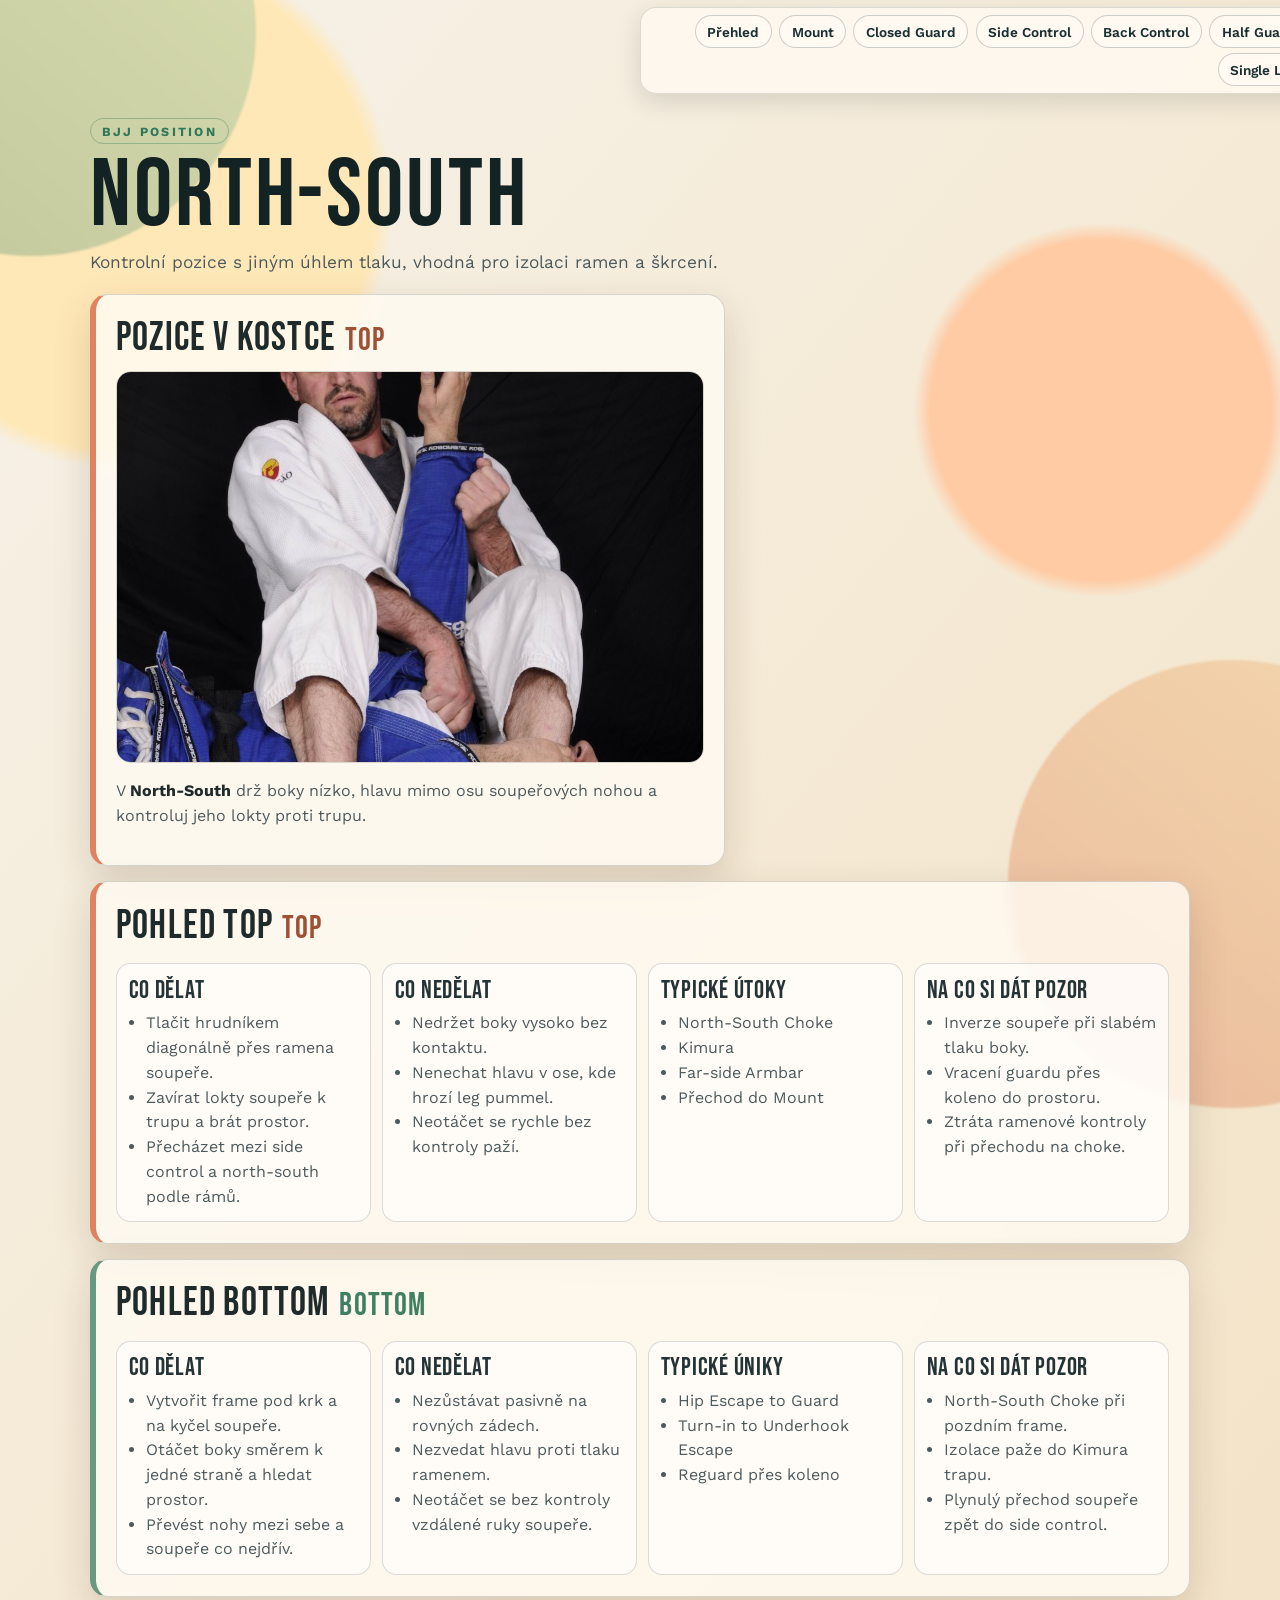
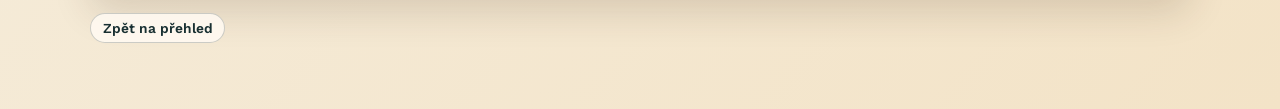
<file: north-south.html>
<!doctype html>
<html lang="cs">
  <head>
    <meta charset="UTF-8" />
    <meta name="viewport" content="width=device-width, initial-scale=1.0" />
    <title>BJJ průvodce - North-South</title>
    <meta name="description" content="North-South: pokročilá top kontrola, útoky na krk a izolace paží." />
    <link rel="preconnect" href="https://fonts.googleapis.com" />
    <link rel="preconnect" href="https://fonts.gstatic.com" crossorigin />
    <link href="https://fonts.googleapis.com/css2?family=Bebas+Neue&family=Work+Sans:wght@400;500;700&display=swap" rel="stylesheet" />
    <link rel="stylesheet" href="styles.css" />
  </head>
  <body>
    <div class="bg-shape bg-shape-left" aria-hidden="true"></div>
    <div class="bg-shape bg-shape-right" aria-hidden="true"></div>

    <nav class="top-nav reveal reveal-0" aria-label="Plovoucí menu">
      <a href="index.html">Přehled</a>
      <a href="mount.html">Mount</a>
      <a href="closed-guard.html">Closed Guard</a>
      <a href="side-control.html">Side Control</a>
      <a href="back-control.html">Back Control</a>
      <a href="half-guard.html">Half Guard</a>
      <a href="open-guard.html">Open Guard</a>
      <a href="knee-on-belly.html">Knee on Belly</a>
      <a class="active" href="north-south.html">North-South</a>
      <a href="turtle-front-headlock.html">Turtle / Front Headlock</a>
      <a href="single-leg-x.html">Single Leg X</a>
    </nav>

    <header class="hero reveal reveal-1">
      <p class="kicker">BJJ POSITION</p>
      <h1>North-South</h1>
      <p class="lead">Kontrolní pozice s jiným úhlem tlaku, vhodná pro izolaci ramen a škrcení.</p>
    </header>

    <main class="layout">
      <section class="panel col-7 mount-block reveal reveal-2" aria-labelledby="overview">
        <h2 id="overview">Pozice v kostce</h2>
        <figure class="position-figure">
          <img src="assets/photos/advanced-north-south.jpg" alt="North-South kontrola v BJJ sparringu" loading="lazy" decoding="async" />
        </figure>
        <p>V <strong>North-South</strong> drž boky nízko, hlavu mimo osu soupeřových nohou a kontroluj jeho lokty proti trupu.</p>
      </section>

      <section class="panel col-12 mount-block reveal reveal-3" aria-labelledby="top-view">
        <h2 id="top-view">Pohled Top</h2>
        <div class="detail-grid">
          <article class="detail-card">
            <h3>Co dělat</h3>
            <ul>
              <li>Tlačit hrudníkem diagonálně přes ramena soupeře.</li>
              <li>Zavírat lokty soupeře k trupu a brát prostor.</li>
              <li>Přecházet mezi side control a north-south podle rámů.</li>
            </ul>
          </article>
          <article class="detail-card">
            <h3>Co nedělat</h3>
            <ul>
              <li>Nedržet boky vysoko bez kontaktu.</li>
              <li>Nenechat hlavu v ose, kde hrozí leg pummel.</li>
              <li>Neotáčet se rychle bez kontroly paží.</li>
            </ul>
          </article>
          <article class="detail-card">
            <h3>Typické útoky</h3>
            <ul>
              <li>North-South Choke</li>
              <li>Kimura</li>
              <li>Far-side Armbar</li>
              <li>Přechod do Mount</li>
            </ul>
          </article>
          <article class="detail-card">
            <h3>Na co si dát pozor</h3>
            <ul>
              <li>Inverze soupeře při slabém tlaku boky.</li>
              <li>Vracení guardu přes koleno do prostoru.</li>
              <li>Ztráta ramenové kontroly při přechodu na choke.</li>
            </ul>
          </article>
        </div>
      </section>

      <section class="panel col-12 guard-block reveal reveal-4" aria-labelledby="bottom-view">
        <h2 id="bottom-view">Pohled Bottom</h2>
        <div class="detail-grid">
          <article class="detail-card">
            <h3>Co dělat</h3>
            <ul>
              <li>Vytvořit frame pod krk a na kyčel soupeře.</li>
              <li>Otáčet boky směrem k jedné straně a hledat prostor.</li>
              <li>Převést nohy mezi sebe a soupeře co nejdřív.</li>
            </ul>
          </article>
          <article class="detail-card">
            <h3>Co nedělat</h3>
            <ul>
              <li>Nezůstávat pasivně na rovných zádech.</li>
              <li>Nezvedat hlavu proti tlaku ramenem.</li>
              <li>Neotáčet se bez kontroly vzdálené ruky soupeře.</li>
            </ul>
          </article>
          <article class="detail-card">
            <h3>Typické úniky</h3>
            <ul>
              <li>Hip Escape to Guard</li>
              <li>Turn-in to Underhook Escape</li>
              <li>Reguard přes koleno</li>
            </ul>
          </article>
          <article class="detail-card">
            <h3>Na co si dát pozor</h3>
            <ul>
              <li>North-South Choke při pozdním frame.</li>
              <li>Izolace paže do Kimura trapu.</li>
              <li>Plynulý přechod soupeře zpět do side control.</li>
            </ul>
          </article>
        </div>
      </section>
    </main>

    <footer class="reveal reveal-6"><p><a href="index.html">Zpět na přehled</a></p></footer>
  </body>
</html>
</file>
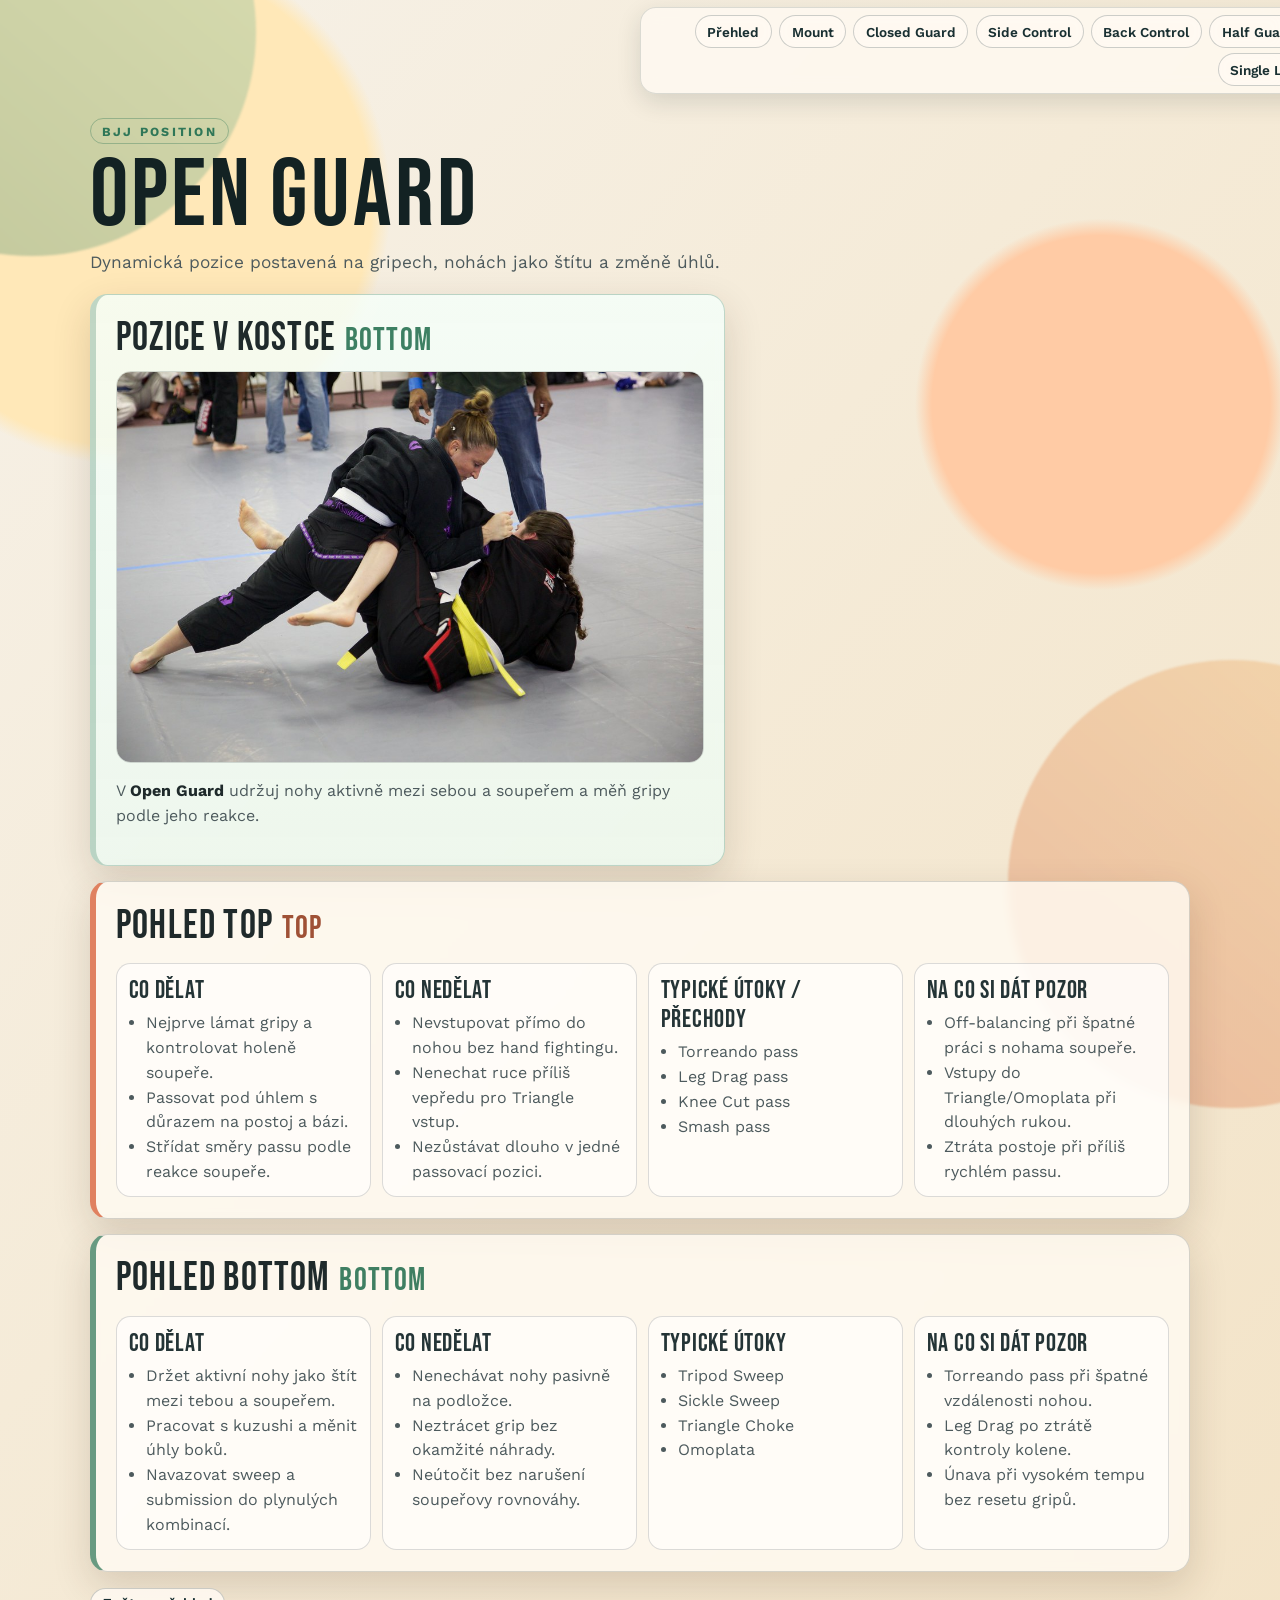
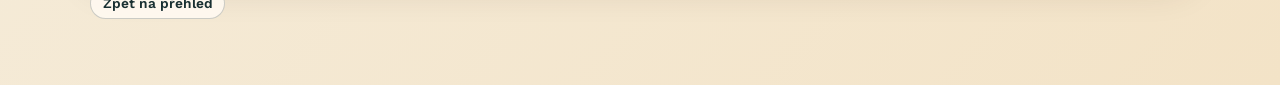
<file: open-guard.html>
<!doctype html>
<html lang="cs">
  <head>
    <meta charset="UTF-8" />
    <meta name="viewport" content="width=device-width, initial-scale=1.0" />
    <title>BJJ průvodce - Open Guard</title>
    <meta name="description" content="Open Guard: práce s gripy, nohama a úhlem pro sweepy a útoky." />
    <link rel="preconnect" href="https://fonts.googleapis.com" />
    <link rel="preconnect" href="https://fonts.gstatic.com" crossorigin />
    <link href="https://fonts.googleapis.com/css2?family=Bebas+Neue&family=Work+Sans:wght@400;500;700&display=swap" rel="stylesheet" />
    <link rel="stylesheet" href="styles.css" />
  </head>
  <body>
    <div class="bg-shape bg-shape-left" aria-hidden="true"></div>
    <div class="bg-shape bg-shape-right" aria-hidden="true"></div>

    <nav class="top-nav reveal reveal-0" aria-label="Plovoucí menu">
      <a href="index.html">Přehled</a>
      <a href="mount.html">Mount</a>
      <a href="closed-guard.html">Closed Guard</a>
      <a href="side-control.html">Side Control</a>
      <a href="back-control.html">Back Control</a>
      <a href="half-guard.html">Half Guard</a>
      <a class="active" href="open-guard.html">Open Guard</a>
      <a href="knee-on-belly.html">Knee on Belly</a>
      <a href="north-south.html">North-South</a>
      <a href="turtle-front-headlock.html">Turtle / Front Headlock</a>
      <a href="single-leg-x.html">Single Leg X</a>
    </nav>

    <header class="hero reveal reveal-1">
      <p class="kicker">BJJ POSITION</p>
      <h1>Open Guard</h1>
      <p class="lead">Dynamická pozice postavená na gripech, nohách jako štítu a změně úhlů.</p>
    </header>

    <main class="layout">
      <section class="panel panel-guard col-7 guard-block reveal reveal-2" aria-labelledby="overview">
        <h2 id="overview">Pozice v kostce</h2>
        <figure class="position-figure">
          <img src="assets/photos/BJJ_Guard_Pass.jpg" alt="Tréninková fotografie Open Guard" loading="lazy" decoding="async" />
        </figure>
        <p>V <strong>Open Guard</strong> udržuj nohy aktivně mezi sebou a soupeřem a měň gripy podle jeho reakce.</p>
      </section>

      <section class="panel col-12 mount-block reveal reveal-3" aria-labelledby="top-view">
        <h2 id="top-view">Pohled Top</h2>
        <div class="detail-grid">
          <article class="detail-card">
            <h3>Co dělat</h3>
            <ul>
              <li>Nejprve lámat gripy a kontrolovat holeně soupeře.</li>
              <li>Passovat pod úhlem s důrazem na postoj a bázi.</li>
              <li>Střídat směry passu podle reakce soupeře.</li>
            </ul>
          </article>
          <article class="detail-card">
            <h3>Co nedělat</h3>
            <ul>
              <li>Nevstupovat přímo do nohou bez hand fightingu.</li>
              <li>Nenechat ruce příliš vepředu pro Triangle vstup.</li>
              <li>Nezůstávat dlouho v jedné passovací pozici.</li>
            </ul>
          </article>
          <article class="detail-card">
            <h3>Typické útoky / přechody</h3>
            <ul>
              <li>Torreando pass</li>
              <li>Leg Drag pass</li>
              <li>Knee Cut pass</li>
              <li>Smash pass</li>
            </ul>
          </article>
          <article class="detail-card">
            <h3>Na co si dát pozor</h3>
            <ul>
              <li>Off-balancing při špatné práci s nohama soupeře.</li>
              <li>Vstupy do Triangle/Omoplata při dlouhých rukou.</li>
              <li>Ztráta postoje při příliš rychlém passu.</li>
            </ul>
          </article>
        </div>
      </section>

      <section class="panel col-12 guard-block reveal reveal-4" aria-labelledby="bottom-view">
        <h2 id="bottom-view">Pohled Bottom</h2>
        <div class="detail-grid">
          <article class="detail-card">
            <h3>Co dělat</h3>
            <ul>
              <li>Držet aktivní nohy jako štít mezi tebou a soupeřem.</li>
              <li>Pracovat s kuzushi a měnit úhly boků.</li>
              <li>Navazovat sweep a submission do plynulých kombinací.</li>
            </ul>
          </article>
          <article class="detail-card">
            <h3>Co nedělat</h3>
            <ul>
              <li>Nenechávat nohy pasivně na podložce.</li>
              <li>Neztrácet grip bez okamžité náhrady.</li>
              <li>Neútočit bez narušení soupeřovy rovnováhy.</li>
            </ul>
          </article>
          <article class="detail-card">
            <h3>Typické útoky</h3>
            <ul>
              <li>Tripod Sweep</li>
              <li>Sickle Sweep</li>
              <li>Triangle Choke</li>
              <li>Omoplata</li>
            </ul>
          </article>
          <article class="detail-card">
            <h3>Na co si dát pozor</h3>
            <ul>
              <li>Torreando pass při špatné vzdálenosti nohou.</li>
              <li>Leg Drag po ztrátě kontroly kolene.</li>
              <li>Únava při vysokém tempu bez resetu gripů.</li>
            </ul>
          </article>
        </div>
      </section>
    </main>

    <footer class="reveal reveal-6"><p><a href="index.html">Zpět na přehled</a></p></footer>
  </body>
</html>
</file>
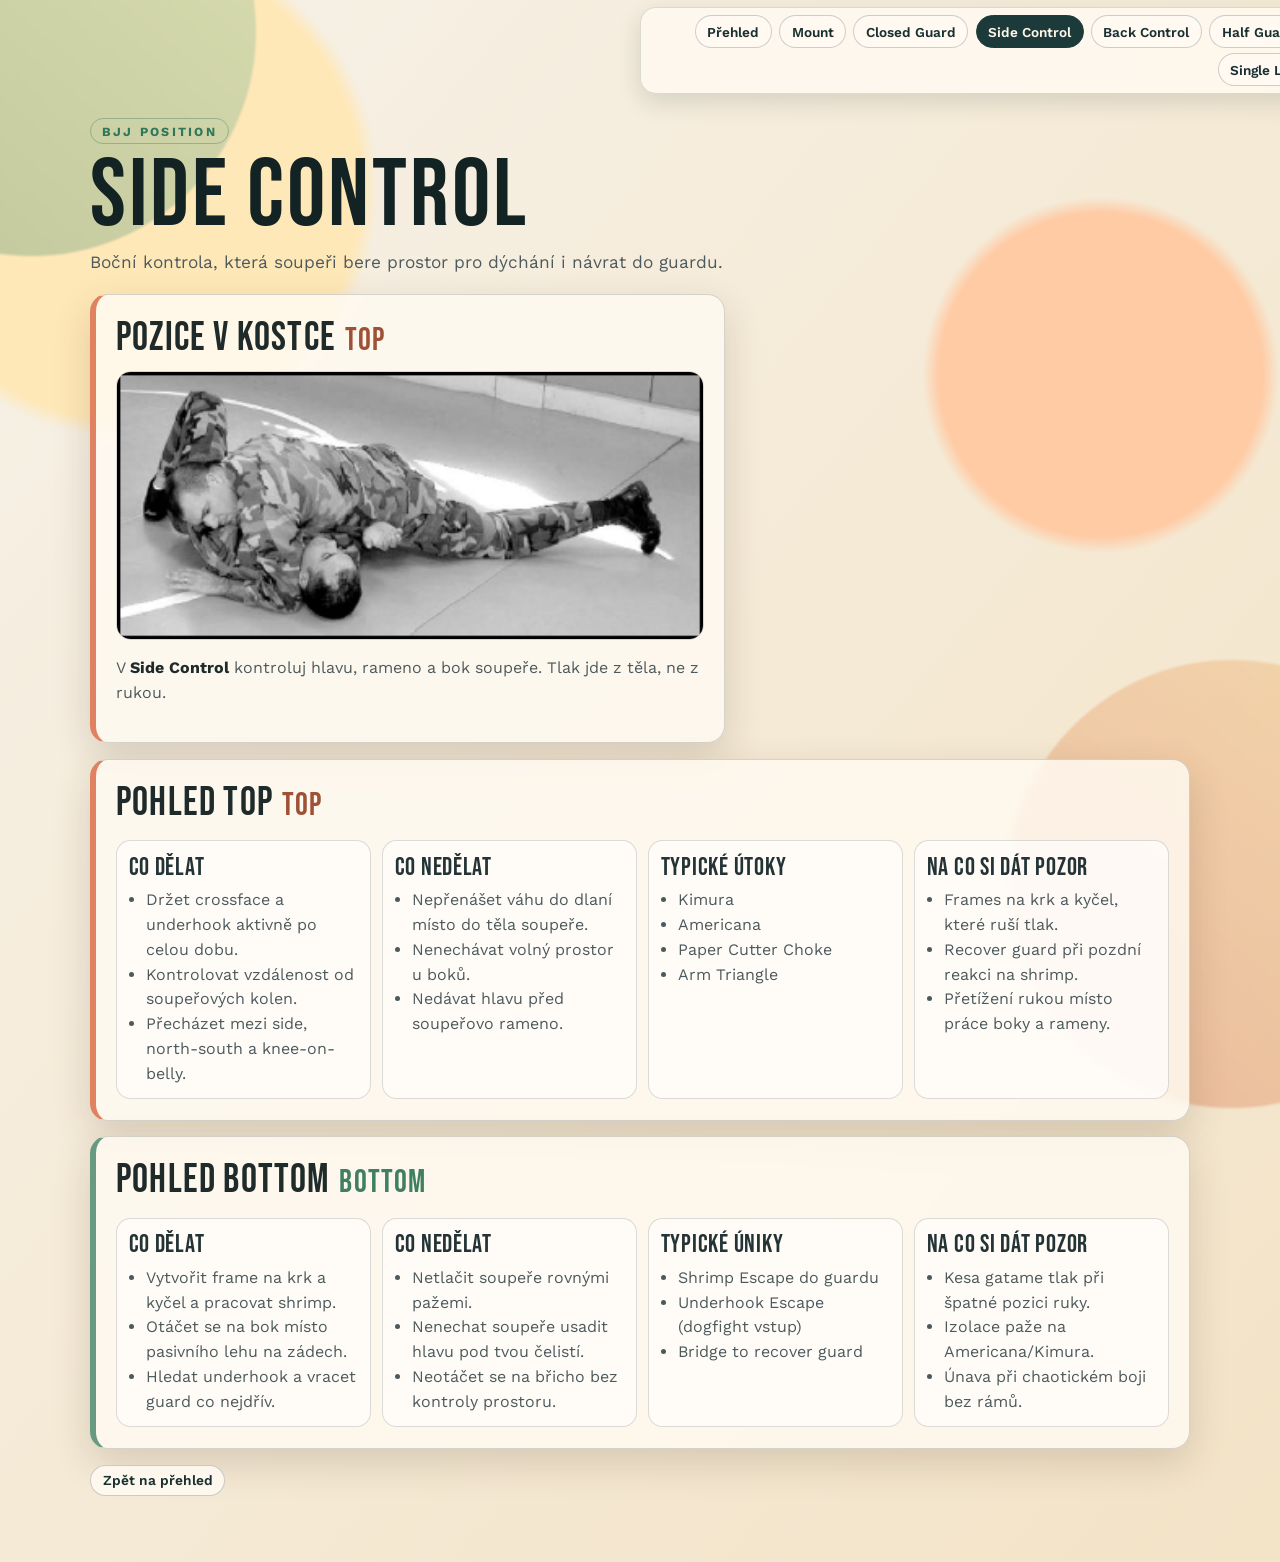
<file: side-control.html>
<!doctype html>
<html lang="cs">
  <head>
    <meta charset="UTF-8" />
    <meta name="viewport" content="width=device-width, initial-scale=1.0" />
    <title>BJJ průvodce - Side Control</title>
    <meta name="description" content="Side Control: tlak, kontrola hlavy a práce s underhookem." />
    <link rel="preconnect" href="https://fonts.googleapis.com" />
    <link rel="preconnect" href="https://fonts.gstatic.com" crossorigin />
    <link href="https://fonts.googleapis.com/css2?family=Bebas+Neue&family=Work+Sans:wght@400;500;700&display=swap" rel="stylesheet" />
    <link rel="stylesheet" href="styles.css" />
  </head>
  <body>
    <div class="bg-shape bg-shape-left" aria-hidden="true"></div>
    <div class="bg-shape bg-shape-right" aria-hidden="true"></div>

    <nav class="top-nav reveal reveal-0" aria-label="Plovoucí menu">
      <a href="index.html">Přehled</a>
      <a href="mount.html">Mount</a>
      <a href="closed-guard.html">Closed Guard</a>
      <a class="active" href="side-control.html">Side Control</a>
      <a href="back-control.html">Back Control</a>
      <a href="half-guard.html">Half Guard</a>
      <a href="open-guard.html">Open Guard</a>
      <a href="knee-on-belly.html">Knee on Belly</a>
      <a href="north-south.html">North-South</a>
      <a href="turtle-front-headlock.html">Turtle / Front Headlock</a>
      <a href="single-leg-x.html">Single Leg X</a>
    </nav>

    <header class="hero reveal reveal-1">
      <p class="kicker">BJJ POSITION</p>
      <h1>Side Control</h1>
      <p class="lead">Boční kontrola, která soupeři bere prostor pro dýchání i návrat do guardu.</p>
    </header>

    <main class="layout">
      <section class="panel col-7 mount-block reveal reveal-2" aria-labelledby="overview">
        <h2 id="overview">Pozice v kostce</h2>
        <figure class="position-figure">
          <img src="assets/photos/Fm3-25-150combativesfig3-4sidecontrol.png" alt="Ilustrační obrázek side control" loading="lazy" decoding="async" />
        </figure>
        <p>V <strong>Side Control</strong> kontroluj hlavu, rameno a bok soupeře. Tlak jde z těla, ne z rukou.</p>
      </section>

      <section class="panel col-12 mount-block reveal reveal-3" aria-labelledby="top-view">
        <h2 id="top-view">Pohled Top</h2>
        <div class="detail-grid">
          <article class="detail-card">
            <h3>Co dělat</h3>
            <ul>
              <li>Držet crossface a underhook aktivně po celou dobu.</li>
              <li>Kontrolovat vzdálenost od soupeřových kolen.</li>
              <li>Přecházet mezi side, north-south a knee-on-belly.</li>
            </ul>
          </article>
          <article class="detail-card">
            <h3>Co nedělat</h3>
            <ul>
              <li>Nepřenášet váhu do dlaní místo do těla soupeře.</li>
              <li>Nenechávat volný prostor u boků.</li>
              <li>Nedávat hlavu před soupeřovo rameno.</li>
            </ul>
          </article>
          <article class="detail-card">
            <h3>Typické útoky</h3>
            <ul>
              <li>Kimura</li>
              <li>Americana</li>
              <li>Paper Cutter Choke</li>
              <li>Arm Triangle</li>
            </ul>
          </article>
          <article class="detail-card">
            <h3>Na co si dát pozor</h3>
            <ul>
              <li>Frames na krk a kyčel, které ruší tlak.</li>
              <li>Recover guard při pozdní reakci na shrimp.</li>
              <li>Přetížení rukou místo práce boky a rameny.</li>
            </ul>
          </article>
        </div>
      </section>

      <section class="panel col-12 guard-block reveal reveal-4" aria-labelledby="bottom-view">
        <h2 id="bottom-view">Pohled Bottom</h2>
        <div class="detail-grid">
          <article class="detail-card">
            <h3>Co dělat</h3>
            <ul>
              <li>Vytvořit frame na krk a kyčel a pracovat shrimp.</li>
              <li>Otáčet se na bok místo pasivního lehu na zádech.</li>
              <li>Hledat underhook a vracet guard co nejdřív.</li>
            </ul>
          </article>
          <article class="detail-card">
            <h3>Co nedělat</h3>
            <ul>
              <li>Netlačit soupeře rovnými pažemi.</li>
              <li>Nenechat soupeře usadit hlavu pod tvou čelistí.</li>
              <li>Neotáčet se na břicho bez kontroly prostoru.</li>
            </ul>
          </article>
          <article class="detail-card">
            <h3>Typické úniky</h3>
            <ul>
              <li>Shrimp Escape do guardu</li>
              <li>Underhook Escape (dogfight vstup)</li>
              <li>Bridge to recover guard</li>
            </ul>
          </article>
          <article class="detail-card">
            <h3>Na co si dát pozor</h3>
            <ul>
              <li>Kesa gatame tlak při špatné pozici ruky.</li>
              <li>Izolace paže na Americana/Kimura.</li>
              <li>Únava při chaotickém boji bez rámů.</li>
            </ul>
          </article>
        </div>
      </section>
    </main>

    <footer class="reveal reveal-6"><p><a href="index.html">Zpět na přehled</a></p></footer>
  </body>
</html>
</file>
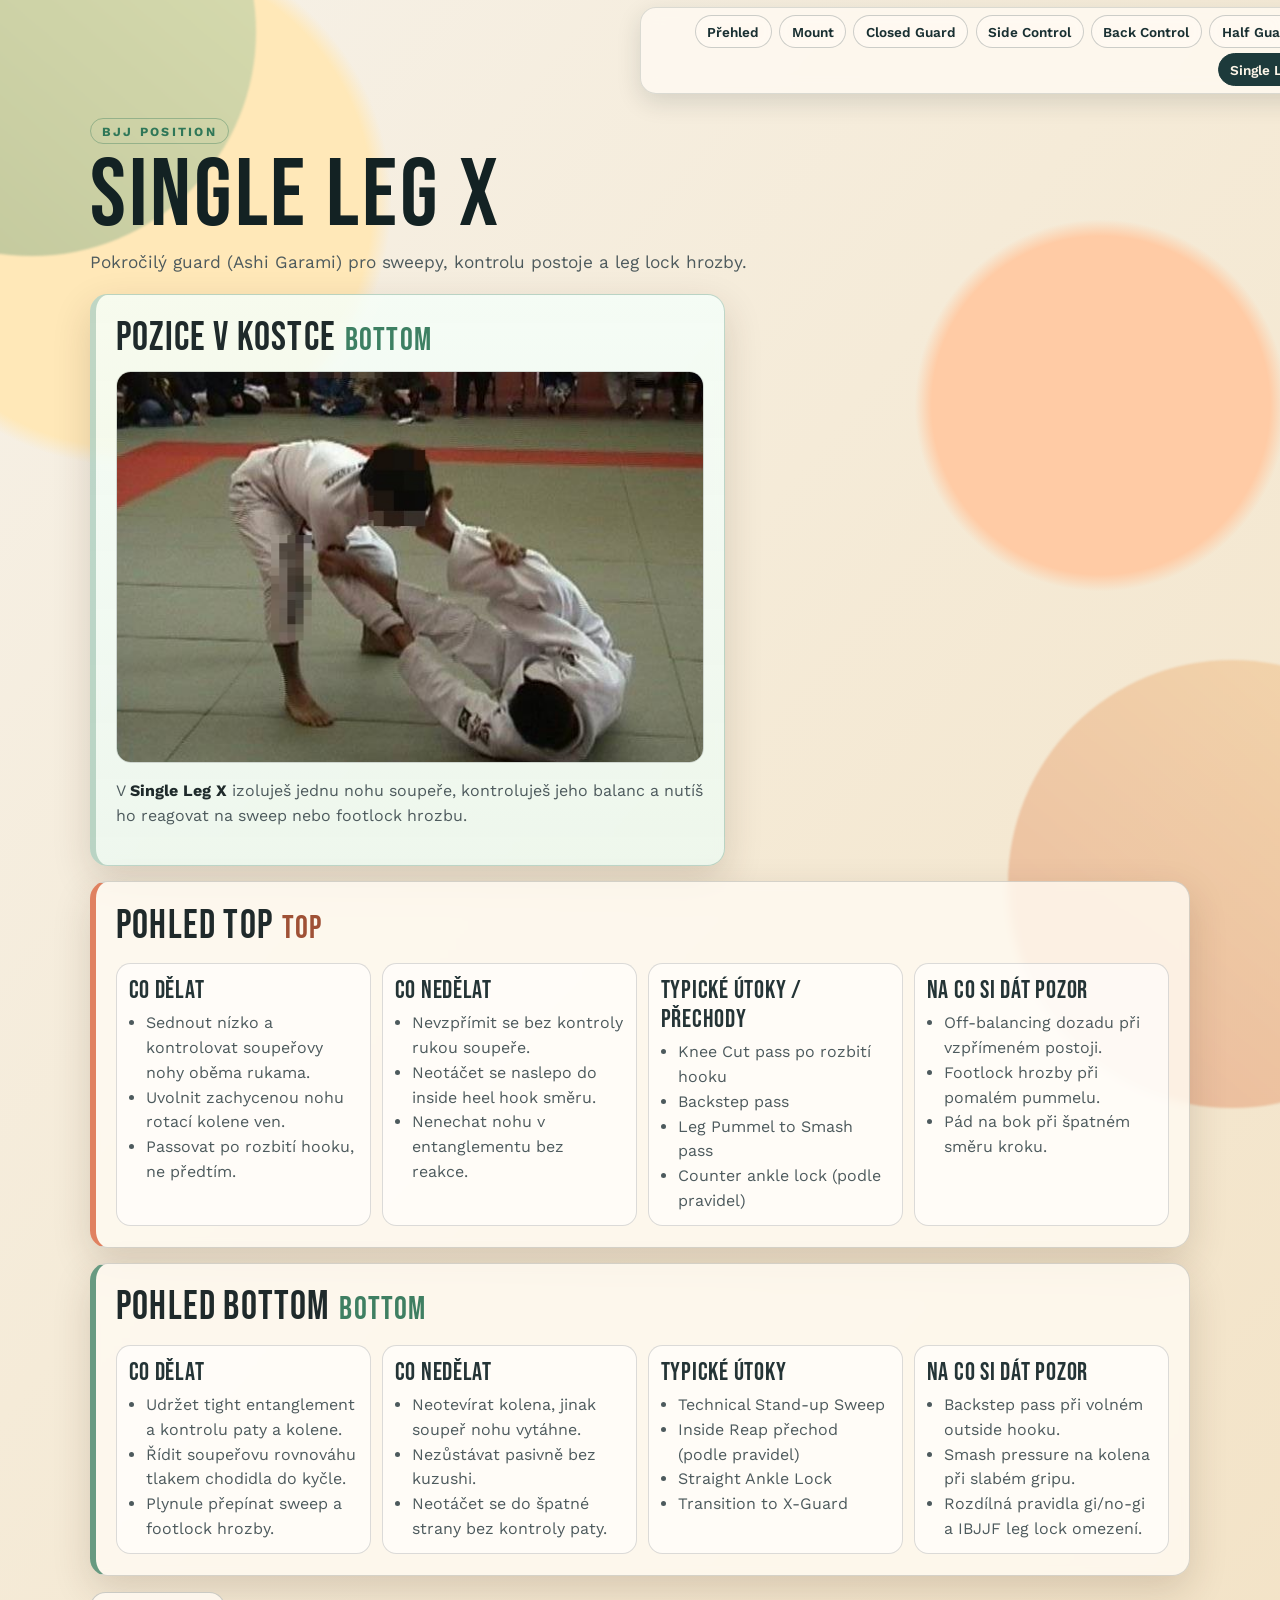
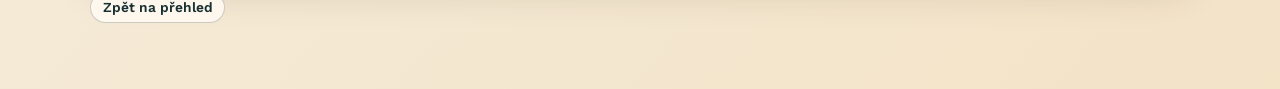
<file: single-leg-x.html>
<!doctype html>
<html lang="cs">
  <head>
    <meta charset="UTF-8" />
    <meta name="viewport" content="width=device-width, initial-scale=1.0" />
    <title>BJJ průvodce - Single Leg X</title>
    <meta name="description" content="Single Leg X (Ashi Garami): moderní guard pro sweepy a leg lock hrozby." />
    <link rel="preconnect" href="https://fonts.googleapis.com" />
    <link rel="preconnect" href="https://fonts.gstatic.com" crossorigin />
    <link href="https://fonts.googleapis.com/css2?family=Bebas+Neue&family=Work+Sans:wght@400;500;700&display=swap" rel="stylesheet" />
    <link rel="stylesheet" href="styles.css" />
  </head>
  <body>
    <div class="bg-shape bg-shape-left" aria-hidden="true"></div>
    <div class="bg-shape bg-shape-right" aria-hidden="true"></div>

    <nav class="top-nav reveal reveal-0" aria-label="Plovoucí menu">
      <a href="index.html">Přehled</a>
      <a href="mount.html">Mount</a>
      <a href="closed-guard.html">Closed Guard</a>
      <a href="side-control.html">Side Control</a>
      <a href="back-control.html">Back Control</a>
      <a href="half-guard.html">Half Guard</a>
      <a href="open-guard.html">Open Guard</a>
      <a href="knee-on-belly.html">Knee on Belly</a>
      <a href="north-south.html">North-South</a>
      <a href="turtle-front-headlock.html">Turtle / Front Headlock</a>
      <a class="active" href="single-leg-x.html">Single Leg X</a>
    </nav>

    <header class="hero reveal reveal-1">
      <p class="kicker">BJJ POSITION</p>
      <h1>Single Leg X</h1>
      <p class="lead">Pokročilý guard (Ashi Garami) pro sweepy, kontrolu postoje a leg lock hrozby.</p>
    </header>

    <main class="layout">
      <section class="panel panel-guard col-7 guard-block reveal reveal-2" aria-labelledby="overview">
        <h2 id="overview">Pozice v kostce</h2>
        <figure class="position-figure">
          <img src="assets/photos/advanced-single-leg-x.jpg" alt="Spider guard situace jako ilustrace guard entanglementu" loading="lazy" decoding="async" />
        </figure>
        <p>V <strong>Single Leg X</strong> izoluješ jednu nohu soupeře, kontroluješ jeho balanc a nutíš ho reagovat na sweep nebo footlock hrozbu.</p>
      </section>

      <section class="panel col-12 mount-block reveal reveal-3" aria-labelledby="top-view">
        <h2 id="top-view">Pohled Top</h2>
        <div class="detail-grid">
          <article class="detail-card">
            <h3>Co dělat</h3>
            <ul>
              <li>Sednout nízko a kontrolovat soupeřovy nohy oběma rukama.</li>
              <li>Uvolnit zachycenou nohu rotací kolene ven.</li>
              <li>Passovat po rozbití hooku, ne předtím.</li>
            </ul>
          </article>
          <article class="detail-card">
            <h3>Co nedělat</h3>
            <ul>
              <li>Nevzpřímit se bez kontroly rukou soupeře.</li>
              <li>Neotáčet se naslepo do inside heel hook směru.</li>
              <li>Nenechat nohu v entanglementu bez reakce.</li>
            </ul>
          </article>
          <article class="detail-card">
            <h3>Typické útoky / přechody</h3>
            <ul>
              <li>Knee Cut pass po rozbití hooku</li>
              <li>Backstep pass</li>
              <li>Leg Pummel to Smash pass</li>
              <li>Counter ankle lock (podle pravidel)</li>
            </ul>
          </article>
          <article class="detail-card">
            <h3>Na co si dát pozor</h3>
            <ul>
              <li>Off-balancing dozadu při vzpřímeném postoji.</li>
              <li>Footlock hrozby při pomalém pummelu.</li>
              <li>Pád na bok při špatném směru kroku.</li>
            </ul>
          </article>
        </div>
      </section>

      <section class="panel col-12 guard-block reveal reveal-4" aria-labelledby="bottom-view">
        <h2 id="bottom-view">Pohled Bottom</h2>
        <div class="detail-grid">
          <article class="detail-card">
            <h3>Co dělat</h3>
            <ul>
              <li>Udržet tight entanglement a kontrolu paty a kolene.</li>
              <li>Řídit soupeřovu rovnováhu tlakem chodidla do kyčle.</li>
              <li>Plynule přepínat sweep a footlock hrozby.</li>
            </ul>
          </article>
          <article class="detail-card">
            <h3>Co nedělat</h3>
            <ul>
              <li>Neotevírat kolena, jinak soupeř nohu vytáhne.</li>
              <li>Nezůstávat pasivně bez kuzushi.</li>
              <li>Neotáčet se do špatné strany bez kontroly paty.</li>
            </ul>
          </article>
          <article class="detail-card">
            <h3>Typické útoky</h3>
            <ul>
              <li>Technical Stand-up Sweep</li>
              <li>Inside Reap přechod (podle pravidel)</li>
              <li>Straight Ankle Lock</li>
              <li>Transition to X-Guard</li>
            </ul>
          </article>
          <article class="detail-card">
            <h3>Na co si dát pozor</h3>
            <ul>
              <li>Backstep pass při volném outside hooku.</li>
              <li>Smash pressure na kolena při slabém gripu.</li>
              <li>Rozdílná pravidla gi/no-gi a IBJJF leg lock omezení.</li>
            </ul>
          </article>
        </div>
      </section>
    </main>

    <footer class="reveal reveal-6"><p><a href="index.html">Zpět na přehled</a></p></footer>
  </body>
</html>
</file>
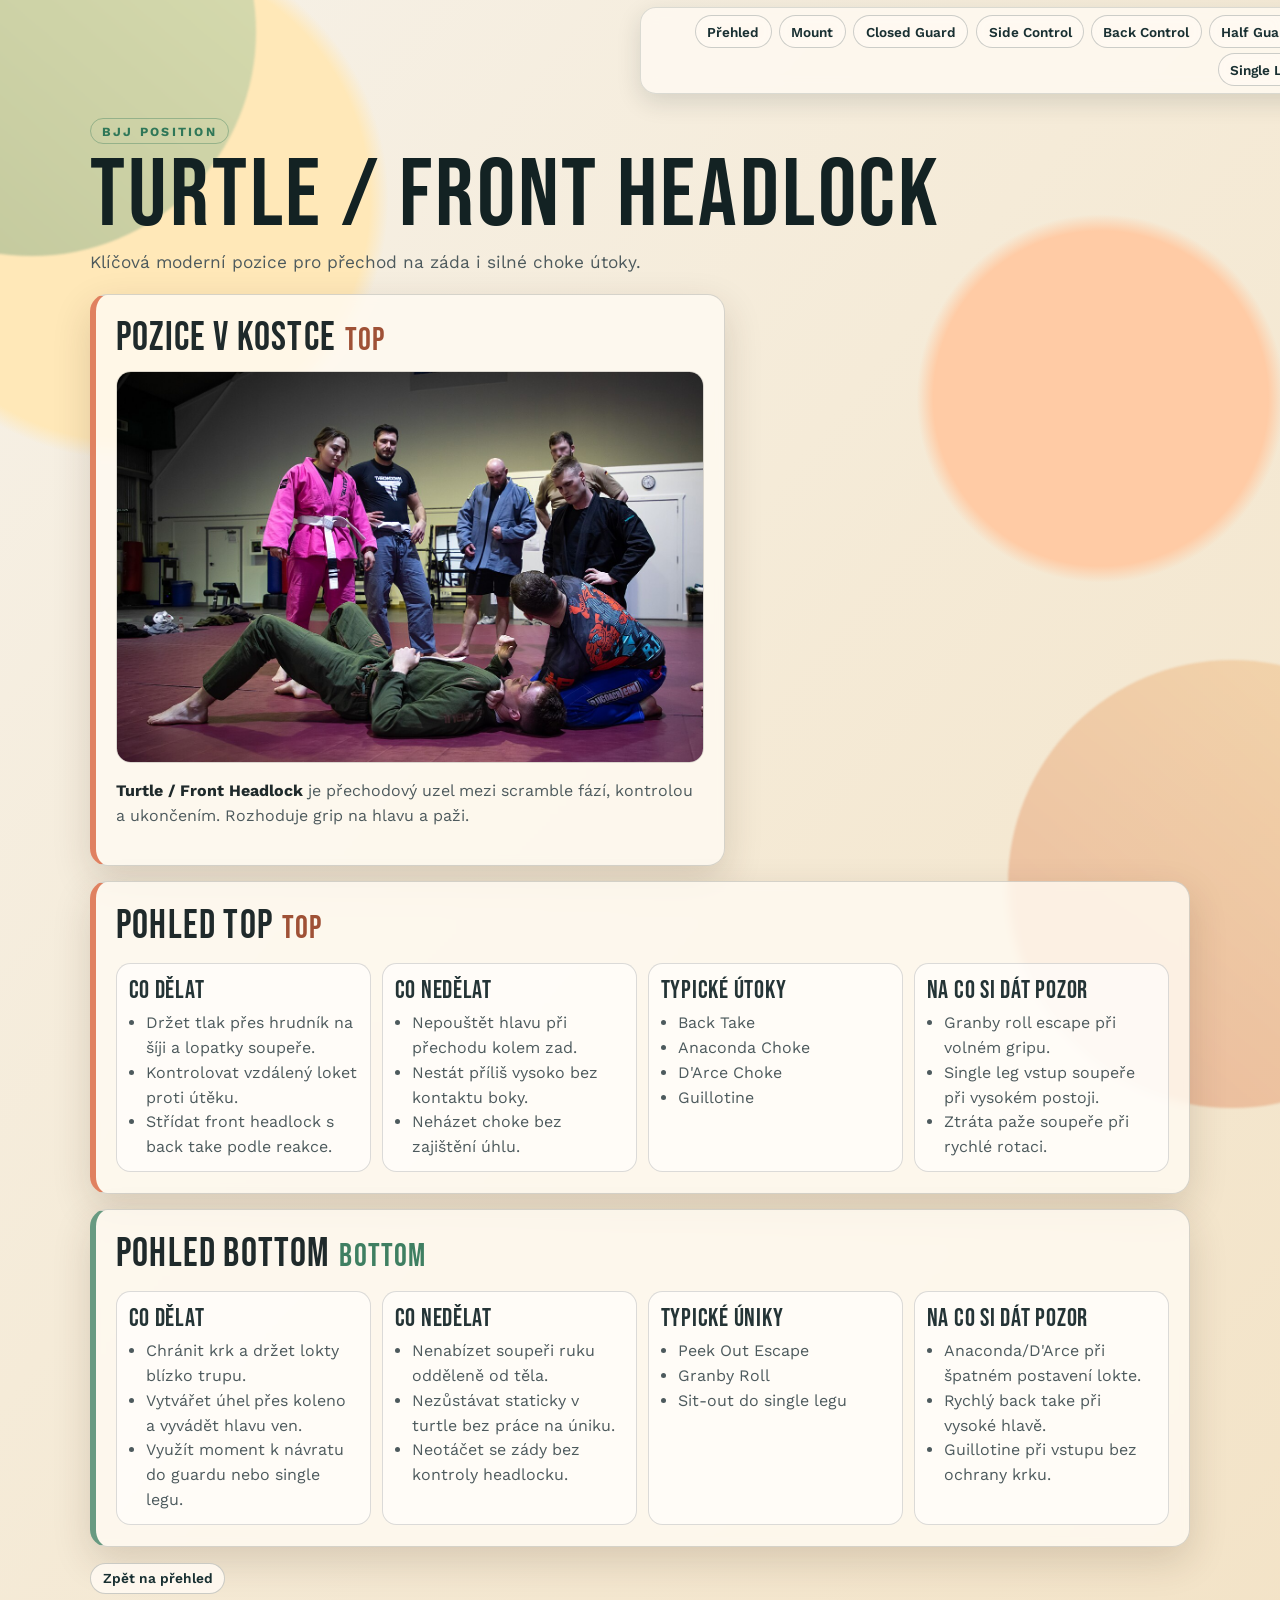
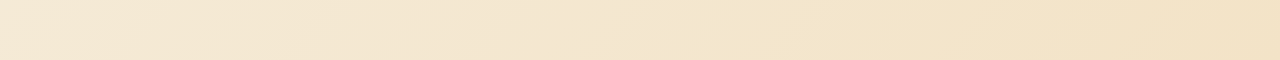
<file: turtle-front-headlock.html>
<!doctype html>
<html lang="cs">
  <head>
    <meta charset="UTF-8" />
    <meta name="viewport" content="width=device-width, initial-scale=1.0" />
    <title>BJJ průvodce - Turtle / Front Headlock</title>
    <meta name="description" content="Turtle a Front Headlock: kontrola, back take, škrcení a úniky." />
    <link rel="preconnect" href="https://fonts.googleapis.com" />
    <link rel="preconnect" href="https://fonts.gstatic.com" crossorigin />
    <link href="https://fonts.googleapis.com/css2?family=Bebas+Neue&family=Work+Sans:wght@400;500;700&display=swap" rel="stylesheet" />
    <link rel="stylesheet" href="styles.css" />
  </head>
  <body>
    <div class="bg-shape bg-shape-left" aria-hidden="true"></div>
    <div class="bg-shape bg-shape-right" aria-hidden="true"></div>

    <nav class="top-nav reveal reveal-0" aria-label="Plovoucí menu">
      <a href="index.html">Přehled</a>
      <a href="mount.html">Mount</a>
      <a href="closed-guard.html">Closed Guard</a>
      <a href="side-control.html">Side Control</a>
      <a href="back-control.html">Back Control</a>
      <a href="half-guard.html">Half Guard</a>
      <a href="open-guard.html">Open Guard</a>
      <a href="knee-on-belly.html">Knee on Belly</a>
      <a href="north-south.html">North-South</a>
      <a class="active" href="turtle-front-headlock.html">Turtle / Front Headlock</a>
      <a href="single-leg-x.html">Single Leg X</a>
    </nav>

    <header class="hero reveal reveal-1">
      <p class="kicker">BJJ POSITION</p>
      <h1>Turtle / Front Headlock</h1>
      <p class="lead">Klíčová moderní pozice pro přechod na záda i silné choke útoky.</p>
    </header>

    <main class="layout">
      <section class="panel col-7 mount-block reveal reveal-2" aria-labelledby="overview">
        <h2 id="overview">Pozice v kostce</h2>
        <figure class="position-figure">
          <img src="assets/photos/advanced-turtle-front-headlock.jpg" alt="Grappling kontrola z horní pozice při přechodu na headlock" loading="lazy" decoding="async" />
        </figure>
        <p><strong>Turtle / Front Headlock</strong> je přechodový uzel mezi scramble fází, kontrolou a ukončením. Rozhoduje grip na hlavu a paži.</p>
      </section>

      <section class="panel col-12 mount-block reveal reveal-3" aria-labelledby="top-view">
        <h2 id="top-view">Pohled Top</h2>
        <div class="detail-grid">
          <article class="detail-card">
            <h3>Co dělat</h3>
            <ul>
              <li>Držet tlak přes hrudník na šíji a lopatky soupeře.</li>
              <li>Kontrolovat vzdálený loket proti útěku.</li>
              <li>Střídat front headlock s back take podle reakce.</li>
            </ul>
          </article>
          <article class="detail-card">
            <h3>Co nedělat</h3>
            <ul>
              <li>Nepouštět hlavu při přechodu kolem zad.</li>
              <li>Nestát příliš vysoko bez kontaktu boky.</li>
              <li>Neházet choke bez zajištění úhlu.</li>
            </ul>
          </article>
          <article class="detail-card">
            <h3>Typické útoky</h3>
            <ul>
              <li>Back Take</li>
              <li>Anaconda Choke</li>
              <li>D'Arce Choke</li>
              <li>Guillotine</li>
            </ul>
          </article>
          <article class="detail-card">
            <h3>Na co si dát pozor</h3>
            <ul>
              <li>Granby roll escape při volném gripu.</li>
              <li>Single leg vstup soupeře při vysokém postoji.</li>
              <li>Ztráta paže soupeře při rychlé rotaci.</li>
            </ul>
          </article>
        </div>
      </section>

      <section class="panel col-12 guard-block reveal reveal-4" aria-labelledby="bottom-view">
        <h2 id="bottom-view">Pohled Bottom</h2>
        <div class="detail-grid">
          <article class="detail-card">
            <h3>Co dělat</h3>
            <ul>
              <li>Chránit krk a držet lokty blízko trupu.</li>
              <li>Vytvářet úhel přes koleno a vyvádět hlavu ven.</li>
              <li>Využít moment k návratu do guardu nebo single legu.</li>
            </ul>
          </article>
          <article class="detail-card">
            <h3>Co nedělat</h3>
            <ul>
              <li>Nenabízet soupeři ruku odděleně od těla.</li>
              <li>Nezůstávat staticky v turtle bez práce na úniku.</li>
              <li>Neotáčet se zády bez kontroly headlocku.</li>
            </ul>
          </article>
          <article class="detail-card">
            <h3>Typické úniky</h3>
            <ul>
              <li>Peek Out Escape</li>
              <li>Granby Roll</li>
              <li>Sit-out do single legu</li>
            </ul>
          </article>
          <article class="detail-card">
            <h3>Na co si dát pozor</h3>
            <ul>
              <li>Anaconda/D'Arce při špatném postavení lokte.</li>
              <li>Rychlý back take při vysoké hlavě.</li>
              <li>Guillotine při vstupu bez ochrany krku.</li>
            </ul>
          </article>
        </div>
      </section>
    </main>

    <footer class="reveal reveal-6"><p><a href="index.html">Zpět na přehled</a></p></footer>
  </body>
</html>
</file>
<file: styles.css>
:root {
  --bg: #f6f1e8;
  --ink: #1f2a2b;
  --ink-soft: #4d5a5d;
  --panel: rgba(255, 250, 242, 0.82);
  --line: rgba(31, 42, 43, 0.18);
  --accent: #d4542a;
  --accent-soft: #e9805d;
  --success: #2f7758;
  --warning: #efe0c3;
  --shadow: 0 14px 38px rgba(60, 36, 20, 0.16);
}

* {
  box-sizing: border-box;
}

body {
  margin: 0;
  font-family: "Work Sans", "Segoe UI", sans-serif;
  background:
    radial-gradient(circle at 10% 12%, #ffe8b8 0 13%, transparent 14%),
    radial-gradient(circle at 86% 24%, #ffcba5 0 10%, transparent 11%),
    linear-gradient(130deg, #f6f1e8 0%, #f5ebd8 44%, #f3e3c7 100%);
  color: var(--ink);
  min-height: 100vh;
  padding: 5.5rem 1.1rem 3rem;
  position: relative;
  overflow-x: hidden;
}

.top-nav {
  width: calc(100vw - 1rem);
  max-width: 1500px;
  margin: 0;
  display: flex;
  gap: 0.45rem;
  flex-wrap: nowrap;
  position: fixed;
  left: 50%;
  top: calc(env(safe-area-inset-top, 0px) + 0.45rem);
  transform: translateX(-50%);
  z-index: 20;
  overflow-x: auto;
  overflow-y: hidden;
  -webkit-overflow-scrolling: touch;
  scrollbar-width: none;
  background: rgba(255, 250, 242, 0.78);
  border: 1px solid rgba(25, 48, 50, 0.15);
  border-radius: 1rem;
  padding: 0.45rem;
  box-shadow: 0 8px 24px rgba(31, 42, 43, 0.14);
  backdrop-filter: blur(8px);
}

.top-nav::-webkit-scrollbar {
  display: none;
}

.top-nav a {
  flex: 0 0 auto;
  text-decoration: none;
  color: #193032;
  border: 1px solid rgba(25, 48, 50, 0.22);
  border-radius: 999px;
  padding: 0.45rem 0.72rem;
  background: rgba(255, 250, 242, 0.88);
  backdrop-filter: blur(6px);
  font-size: 0.85rem;
  font-weight: 600;
  white-space: nowrap;
}

.top-nav a:hover,
.top-nav a:focus-visible {
  background: #ffe7cf;
  border-color: rgba(212, 84, 42, 0.45);
  color: #7d2f16;
}

.top-nav a.active {
  background: #1d3a3b;
  color: #fdf5e8;
  border-color: #1d3a3b;
}

.bg-shape {
  position: fixed;
  z-index: -1;
  width: 28rem;
  height: 28rem;
  border-radius: 50%;
  filter: blur(1px);
  opacity: 0.3;
  pointer-events: none;
}

.bg-shape-left {
  top: -12rem;
  left: -12rem;
  background: linear-gradient(40deg, #2f7758, #86c8a6);
  animation: floatA 9s ease-in-out infinite;
}

.bg-shape-right {
  bottom: -13rem;
  right: -11rem;
  background: linear-gradient(40deg, #d4542a, #f2b35b);
  animation: floatB 11s ease-in-out infinite;
}

.hero,
.layout,
footer {
  width: min(1100px, 100%);
  margin: 0 auto;
}

.hero {
  margin-top: 0.5rem;
  margin-bottom: 1.4rem;
}

.kicker {
  display: inline-block;
  letter-spacing: 0.18em;
  font-size: 0.78rem;
  color: var(--success);
  font-weight: 700;
  border: 1px solid rgba(47, 119, 88, 0.35);
  border-radius: 999px;
  padding: 0.28rem 0.68rem;
  margin: 0;
}

h1,
h2,
h3 {
  font-family: "Bebas Neue", "Trebuchet MS", sans-serif;
  letter-spacing: 0.03em;
  margin: 0;
  font-weight: 400;
}

h1 {
  font-size: clamp(3.4rem, 10vw, 6rem);
  color: #132223;
  line-height: 0.95;
  margin-top: 0.4rem;
}

h2 {
  font-size: clamp(1.8rem, 4.5vw, 2.5rem);
  margin-bottom: 0.55rem;
}

h3 {
  font-size: 1.55rem;
  margin-bottom: 0.3rem;
  color: #243436;
}

.lead {
  font-size: 1.08rem;
  max-width: 70ch;
  color: var(--ink-soft);
  margin-top: 0.6rem;
  margin-bottom: 0.95rem;
}

.pill-row {
  display: flex;
  flex-wrap: wrap;
  gap: 0.55rem;
}

.pill {
  border: 1px solid var(--line);
  background: rgba(255, 255, 255, 0.6);
  border-radius: 999px;
  padding: 0.38rem 0.68rem;
  font-size: 0.86rem;
  font-weight: 500;
}

.position-links {
  margin-top: 0.9rem;
  display: grid;
  grid-template-columns: repeat(auto-fit, minmax(190px, 1fr));
  gap: 0.72rem;
}

.position-link {
  display: block;
  border: 1px solid var(--line);
  border-radius: 0.95rem;
  padding: 0.85rem;
  text-decoration: none;
  color: inherit;
  background: rgba(255, 255, 255, 0.58);
}

.position-link h3 {
  margin-bottom: 0.28rem;
}

.position-link p {
  margin: 0;
  font-size: 0.94rem;
  color: var(--ink-soft);
}

.position-link:hover,
.position-link:focus-visible {
  border-color: rgba(212, 84, 42, 0.52);
  transform: translateY(-2px);
  transition: transform 120ms ease, border-color 120ms ease;
}

.layout {
  display: grid;
  grid-template-columns: repeat(12, 1fr);
  gap: 0.95rem;
}

.panel {
  grid-column: span 12;
  border: 1px solid var(--line);
  border-radius: 1.1rem;
  background: var(--panel);
  backdrop-filter: blur(4px);
  padding: 1rem 1rem 1.05rem;
  box-shadow: var(--shadow);
}

.position-figure {
  margin: 0.55rem 0 0.9rem;
  border-radius: 0.92rem;
  overflow: hidden;
  border: 1px solid rgba(31, 42, 43, 0.16);
}

.position-figure img {
  display: block;
  width: 100%;
  height: auto;
  max-height: 390px;
  object-fit: cover;
  object-position: center;
}

.detail-grid {
  margin-top: 0.85rem;
  display: grid;
  grid-template-columns: repeat(auto-fit, minmax(180px, 1fr));
  gap: 0.7rem;
}

.detail-card {
  border: 1px solid rgba(31, 42, 43, 0.16);
  border-radius: 0.9rem;
  background: rgba(255, 255, 255, 0.62);
  padding: 0.72rem;
}

.detail-card h3 {
  margin-bottom: 0.26rem;
}

.detail-card ul {
  margin-top: 0.35rem;
}

.source-list {
  margin: 0.5rem 0 0;
  padding-left: 1.1rem;
}

.source-list li {
  margin-bottom: 0.34rem;
}

.source-list a {
  color: #184f78;
}

.source-list a:hover,
.source-list a:focus-visible {
  color: #0d3551;
}

.mount-block {
  border-left: 6px solid rgba(212, 84, 42, 0.72);
}

.guard-block {
  border-left: 6px solid rgba(47, 119, 88, 0.72);
}

.mount-block h2::after,
.guard-block h2::after {
  display: inline-block;
  margin-left: 0.55rem;
  font-size: 0.8em;
  opacity: 0.86;
}

.mount-block h2::after {
  content: "TOP";
  color: #8f3518;
}

.guard-block h2::after {
  content: "BOTTOM";
  color: #1f6b4b;
}

.panel-guard {
  border-color: rgba(47, 119, 88, 0.28);
  background: linear-gradient(
    180deg,
    rgba(245, 255, 250, 0.82),
    rgba(236, 250, 242, 0.78)
  );
}

.panel p,
.panel li {
  line-height: 1.55;
  color: var(--ink-soft);
}

.panel strong {
  color: var(--ink);
}

.panel ul {
  margin: 0.4rem 0 0;
  padding-left: 1.1rem;
}

.panel-split {
  display: grid;
  gap: 0.8rem;
}

.panel-split > h2 {
  margin-bottom: 0;
}

.panel-split article {
  border: 1px solid rgba(31, 42, 43, 0.14);
  border-radius: 0.9rem;
  padding: 0.7rem;
  background: rgba(255, 255, 255, 0.58);
}

.attack-grid {
  margin-top: 0.7rem;
  display: grid;
  grid-template-columns: repeat(auto-fit, minmax(190px, 1fr));
  gap: 0.68rem;
}

.attack-card {
  border: 1px solid rgba(212, 84, 42, 0.32);
  border-radius: 0.9rem;
  padding: 0.72rem;
  background: linear-gradient(180deg, #fffaf3, #ffefdf);
}

.attack-card h3 {
  color: #8f3518;
}

.guard-card {
  border-color: rgba(47, 119, 88, 0.36);
  background: linear-gradient(180deg, #f4fff9, #e9f9ef);
}

.guard-card h3 {
  color: #215942;
}

.warning {
  border-color: rgba(176, 124, 27, 0.35);
  background:
    linear-gradient(rgba(255, 255, 255, 0.65), rgba(255, 255, 255, 0.65)),
    repeating-linear-gradient(
      -45deg,
      var(--warning) 0,
      var(--warning) 8px,
      #f4e8cc 8px,
      #f4e8cc 16px
    );
}

.mount-block.warning {
  border-left-color: rgba(212, 84, 42, 0.72);
}

.guard-block.warning {
  border-left-color: rgba(47, 119, 88, 0.72);
  background:
    linear-gradient(rgba(245, 255, 250, 0.72), rgba(245, 255, 250, 0.72)),
    repeating-linear-gradient(
      -45deg,
      #d8efdf 0,
      #d8efdf 8px,
      #e7f6eb 8px,
      #e7f6eb 16px
    );
}

footer {
  margin-top: 1rem;
  color: #49595b;
  font-size: 0.93rem;
}

footer a {
  display: inline-flex;
  align-items: center;
  gap: 0.25rem;
  text-decoration: none;
  color: #193032;
  border: 1px solid rgba(25, 48, 50, 0.22);
  border-radius: 999px;
  padding: 0.4rem 0.72rem;
  background: rgba(255, 250, 242, 0.88);
  backdrop-filter: blur(6px);
  font-size: 0.86rem;
  font-weight: 600;
}

footer a:hover,
footer a:focus-visible {
  background: #ffe7cf;
  border-color: rgba(212, 84, 42, 0.45);
  color: #7d2f16;
}

.reveal {
  opacity: 0;
  transform: translateY(18px);
  animation: slideIn 0.65s cubic-bezier(0.2, 0.7, 0.2, 1) forwards;
}

.reveal-1 {
  animation-delay: 0.04s;
}

.reveal-0 {
  animation-delay: 0s;
}

.reveal-2 {
  animation-delay: 0.12s;
}

.reveal-3 {
  animation-delay: 0.2s;
}

.reveal-4 {
  animation-delay: 0.28s;
}

.reveal-5 {
  animation-delay: 0.36s;
}

.reveal-6 {
  animation-delay: 0.44s;
}

@media (min-width: 560px) {
  .top-nav {
    width: calc(100vw - 1.2rem);
    max-width: 1500px;
    justify-content: center;
    flex-wrap: wrap;
    row-gap: 0.35rem;
    overflow-x: visible;
    overflow-y: visible;
    scrollbar-width: auto;
  }
}

@media (min-width: 780px) {
  body {
    padding: 6.9rem 1.7rem 3.2rem;
  }

  .panel {
    padding: 1.2rem 1.25rem 1.3rem;
  }

  .col-7 {
    grid-column: span 7;
  }

  .col-5 {
    grid-column: span 5;
  }

  .col-12 {
    grid-column: span 12;
  }

  .panel-split {
    grid-template-columns: 1fr;
  }
}

@media (min-width: 1060px) {
  .panel-split {
    grid-template-columns: 1fr 1fr;
    align-items: start;
  }

  .panel-split > h2 {
    grid-column: 1 / -1;
  }
}

@media (prefers-reduced-motion: reduce) {
  *,
  *::before,
  *::after {
    animation: none !important;
    transition: none !important;
  }

  .reveal {
    opacity: 1;
    transform: none;
  }
}

@keyframes slideIn {
  from {
    opacity: 0;
    transform: translateY(18px);
  }

  to {
    opacity: 1;
    transform: translateY(0);
  }
}

@keyframes floatA {
  0%,
  100% {
    transform: translate(0, 0) scale(1);
  }

  50% {
    transform: translate(22px, 10px) scale(1.06);
  }
}

@keyframes floatB {
  0%,
  100% {
    transform: translate(0, 0) scale(1);
  }

  50% {
    transform: translate(-18px, -12px) scale(1.05);
  }
}
</file>
